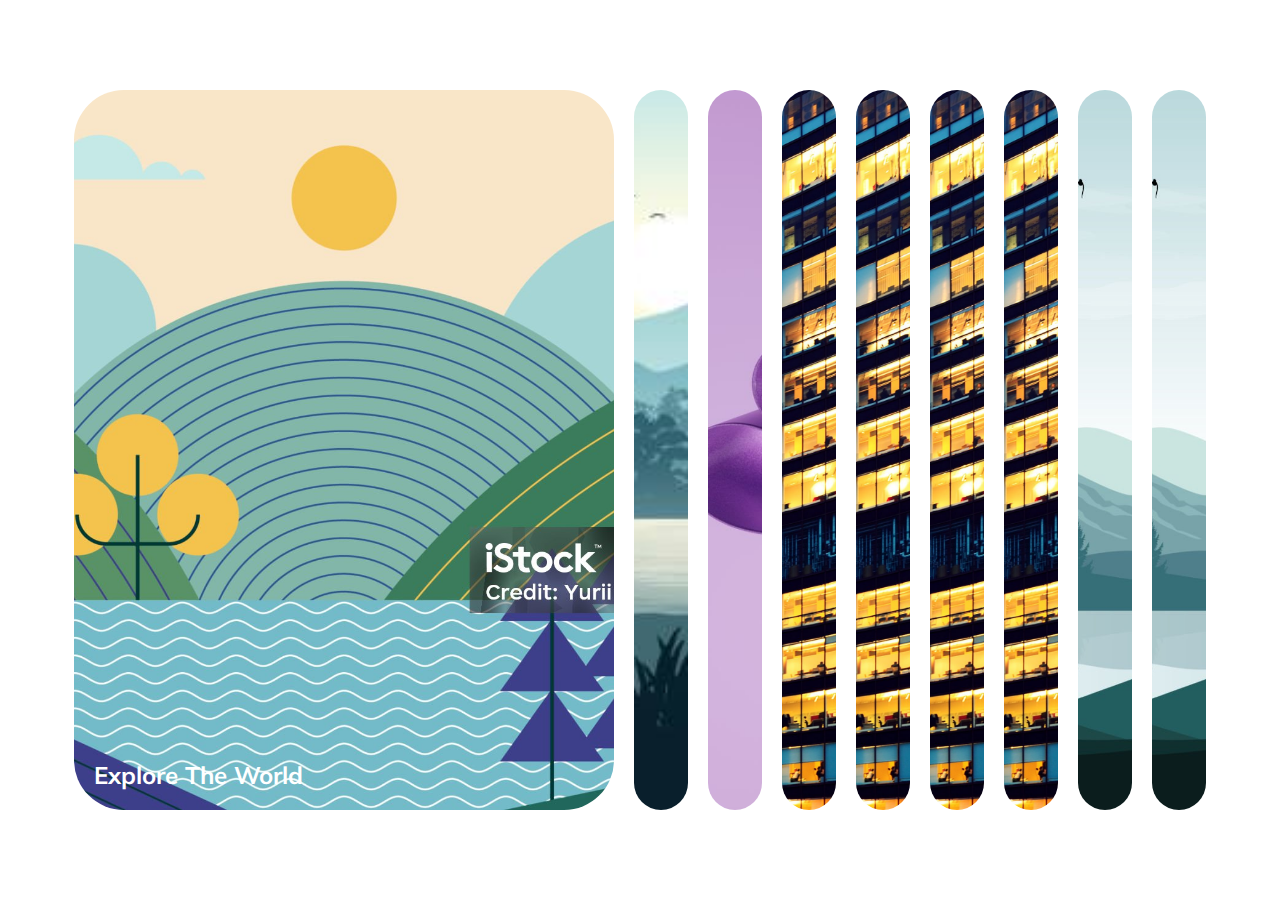
<file: 1. Expanding Cards/index.html>
<!DOCTYPE html>
<html lang="en">
<head>
    <meta charset="UTF-8">
    <meta name="viewport" content="width=device-width, initial-scale=1.0">
    <link rel="stylesheet" href="./style.css">

    <title>Expanding Cards</title>
</head>
<body>
    <div class="container">
        <div class="panel active" style="background-image: url(./img/istockphoto-1390411301-2048x2048.jpg);">
            <h3>Explore The World</h3>
        </div>
        <div class="panel" style="background-image: url(./img/istockphoto-1487392101-612x612.jpg);">
            <h3>Sunny Beach</h3>
        </div>
        <div class="panel" style="background-image: url(./img/istockphoto-1962280368-2048x2048.jpg);">
            <h3>City of Winter</h3>
        </div>
        <div class="panel" style="background-image: url(./img/istockphoto-472052931-2048x2048.jpg);">
            <h3>Wild Forest</h3>
        </div>
        <div class="panel" style="background-image: url(./img/istockphoto-472052931-2048x2048.jpg);">
            <h3>Wild Forest</h3>
        </div>
        <div class="panel" style="background-image: url(./img/istockphoto-472052931-2048x2048.jpg);">
            <h3>Wild Forest</h3>
        </div>
        <div class="panel" style="background-image: url(./img/istockphoto-472052931-2048x2048.jpg);">
            <h3>Wild Forest</h3>
        </div>
        <div class="panel" style="background-image: url(./img/istockphoto-867902780-2048x2048.jpg);">
            <h3>Mountains  - Clouds</h3>
        </div>
        <div class="panel" style="background-image: url(./img/istockphoto-867902780-2048x2048.jpg);">
            <h3>Mountains  - Clouds</h3>
        </div>
    </div>
    <script  src="./script.js"></script>
</body>
</html>
</file>
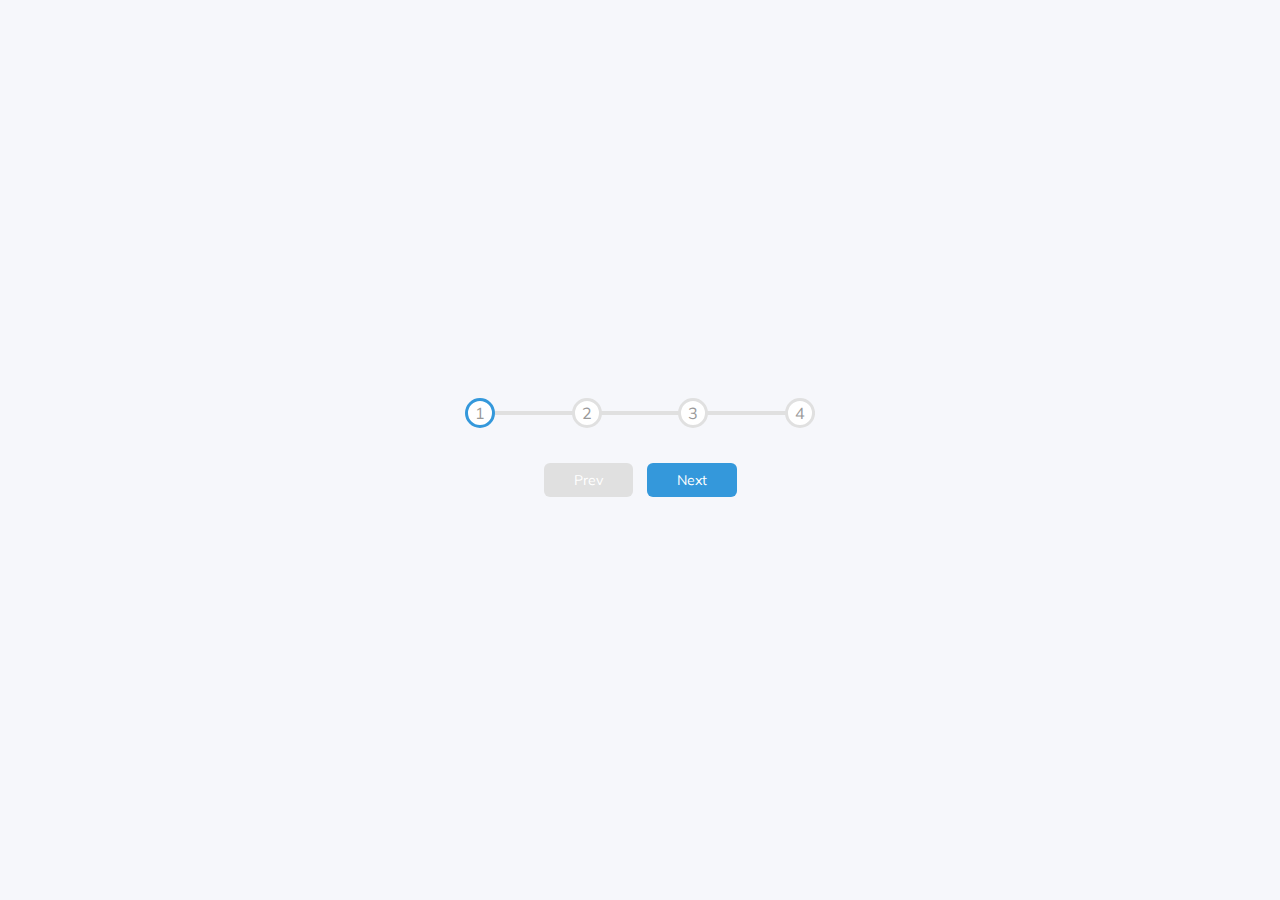
<file: 2. Progress Steps/index.html>
<!DOCTYPE html>
<html lang="en">
<head>
    <meta charset="UTF-8">
    <meta name="viewport" content="width=device-width, initial-scale=1.0">
    <link rel="stylesheet" href="./style.css">
    <title>Progress Steps</title>
</head>
<body>
    <div class="container">
        <div class="progress-container">
            <div class="progress" id="progress"></div>
            <div class="circle active">1</div>
            <div class="circle">2</div>
            <div class="circle">3</div>
            <div class="circle">4</div>
        </div>

        <button class="btn" id="prev" disabled>Prev</button>
        <button class="btn" id="next">Next</button>
    </div>

    
    <script  src="./script.js"></script>
</body>
</html>
</file>
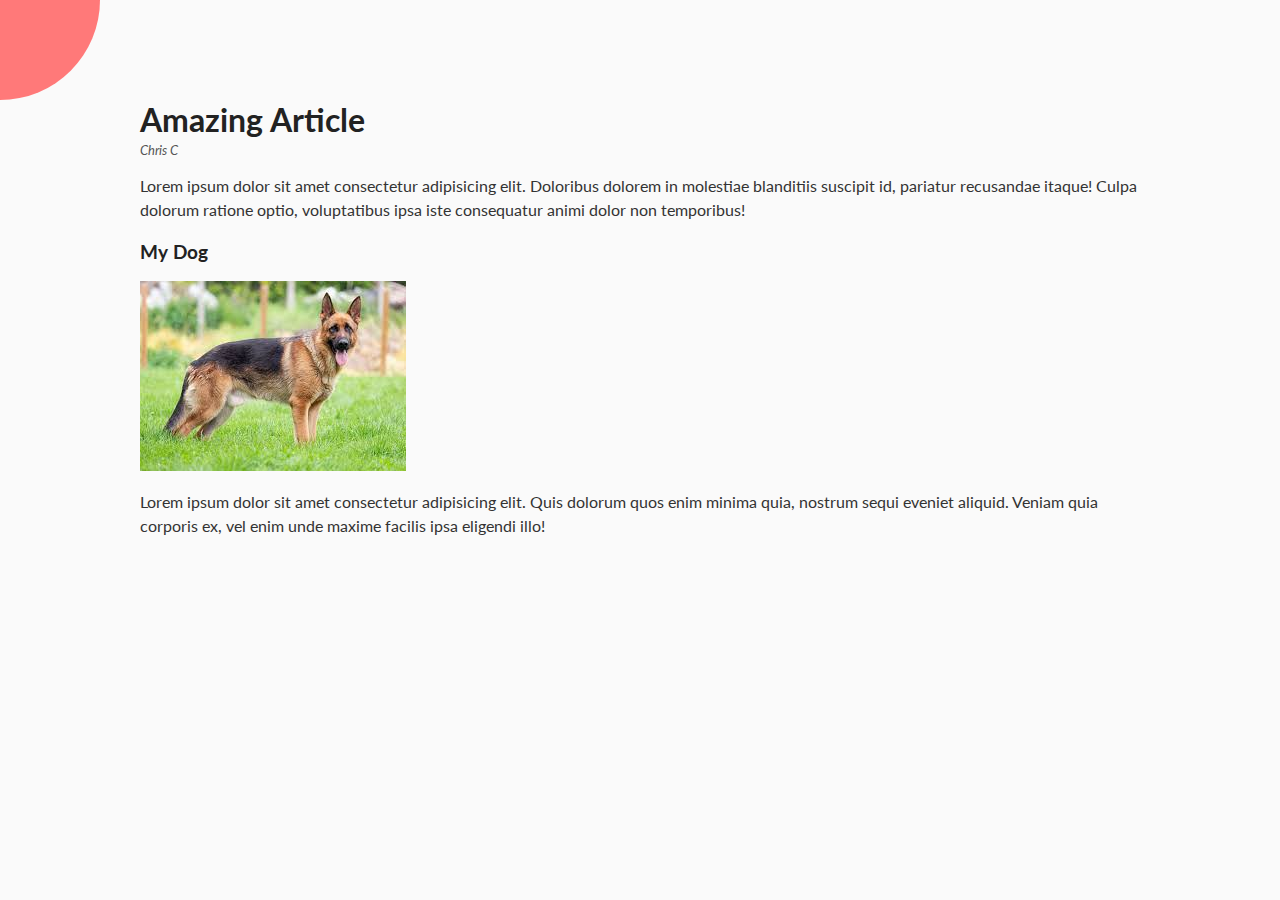
<file: 3. Rotating Navigation/index.html>
<!DOCTYPE html>
<html lang="en">
<head>
    <meta charset="UTF-8">
    <meta name="viewport" content="width=device-width, initial-scale=1.0">
    <link rel="stylesheet" href="https://cdnjs.cloudflare.com/ajax/libs/font-awesome/6.6.0/css/all.min.css" integrity="sha512-Kc323vGBEqzTmouAECnVceyQqyqdsSiqLQISBL29aUW4U/M7pSPA/gEUZQqv1cwx4OnYxTxve5UMg5GT6L4JJg==" crossorigin="anonymous" referrerpolicy="no-referrer" />

    <link rel="stylesheet" href="./style.css">
    <title>Rotating Navigation</title>
</head>
<body>
    <div class="container">
        <div class="circle-container">
            <div class="circle">
                <button id="close">
                    <i class="fas fa-times"></i>
                </button>
                <button id="open">
                    <i class="fas fa-bars"></i>
                </button>
            </div>
        </div>

        <div class="content">
            <h1>Amazing Article</h1>
            <small>Chris C</small>
            <p>Lorem ipsum dolor sit amet consectetur adipisicing elit. Doloribus dolorem in molestiae blanditiis suscipit id, 
                pariatur recusandae itaque! Culpa dolorum ratione optio, voluptatibus ipsa iste consequatur animi dolor non temporibus!
            </p>
            <h3>My Dog</h3>
            <img src="./download.jpg" alt="dog">
            <p>Lorem ipsum dolor sit amet consectetur adipisicing elit. Quis dolorum quos enim minima quia, nostrum sequi eveniet aliquid. 
                Veniam quia corporis ex, vel enim unde maxime facilis ipsa eligendi illo!</p>
        </div>
    </div>
    <nav>
        <ul>
            <li><i class="fas fa-home"></i> Home</li>
            <li><i class="fas fa-user-alt"></i> About</li>
            <li><i class="fas fa-envelope"></i> Contact</li>
        </ul>
    </nav>
    
    <script  src="./script.js"></script>
</body>
</html>
</file>
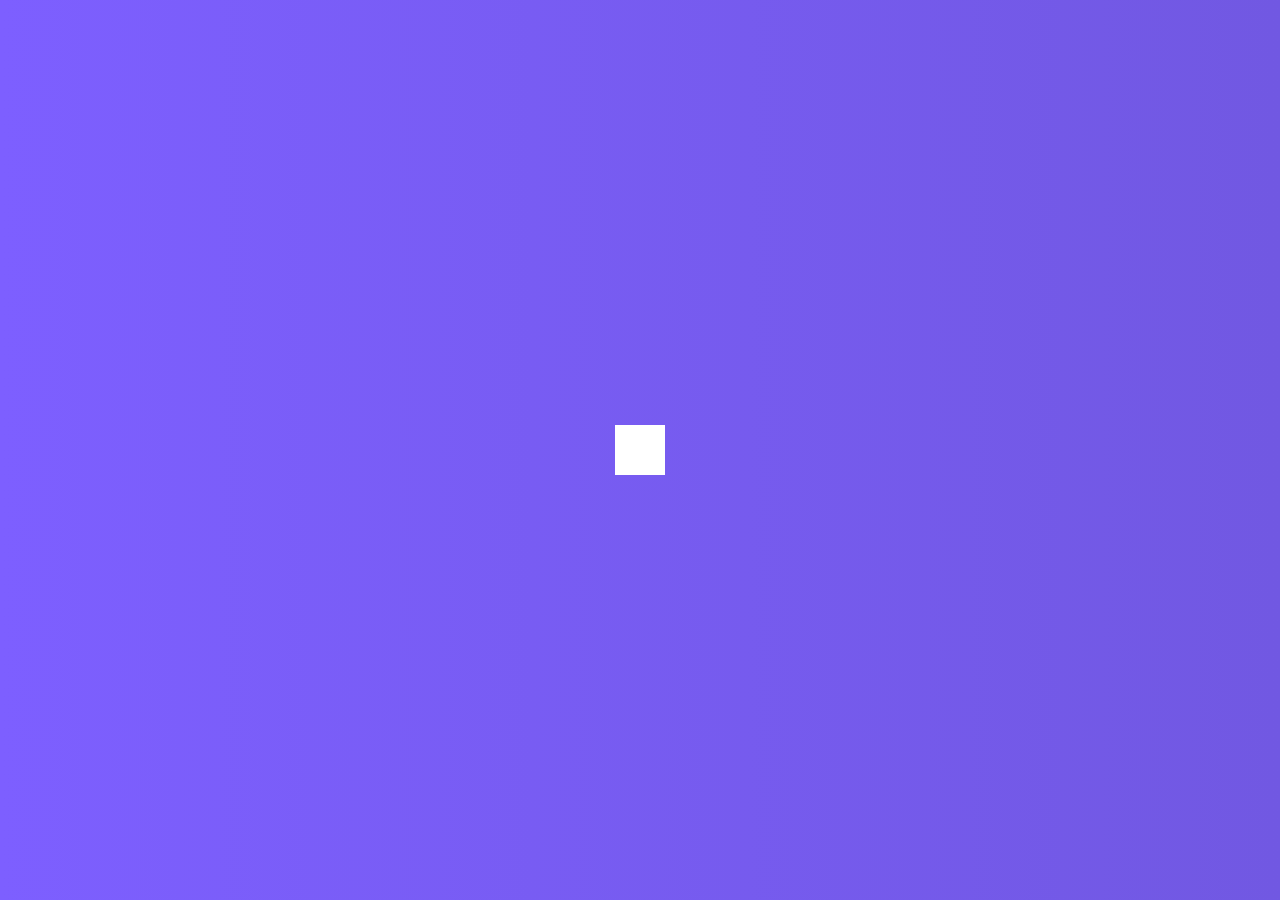
<file: 4. Hidden Search Widget/index.html>
<!DOCTYPE html>
<html lang="en">
<head>
    <meta charset="UTF-8">
    <meta name="viewport" content="width=device-width, initial-scale=1.0">
    
    <link rel="stylesheet" href="https://cdnjs.cloudflare.com/ajax/libs/font-awesome/6.6.0/css/all.min.css" integrity="sha512-Kc323vGBEqzTmouAECnVceyQqyqdsSiqLQISBL29aUW4U/M7pSPA/gEUZQqv1cwx4OnYxTxve5UMg5GT6L4JJg==" crossorigin="anonymous"/>
    <link rel="stylesheet" href="./style.css">
    <title>Hidden Search Widget</title>
</head>
<body>
    <div class="search">
        <input type="text" class="input" placeholder="Search...">
        <button class="btn">
            <i class="fas fa-search"></i>
        </button>
    </div>
    <script src="./script.js"></script>
</body>
</html>
</file>
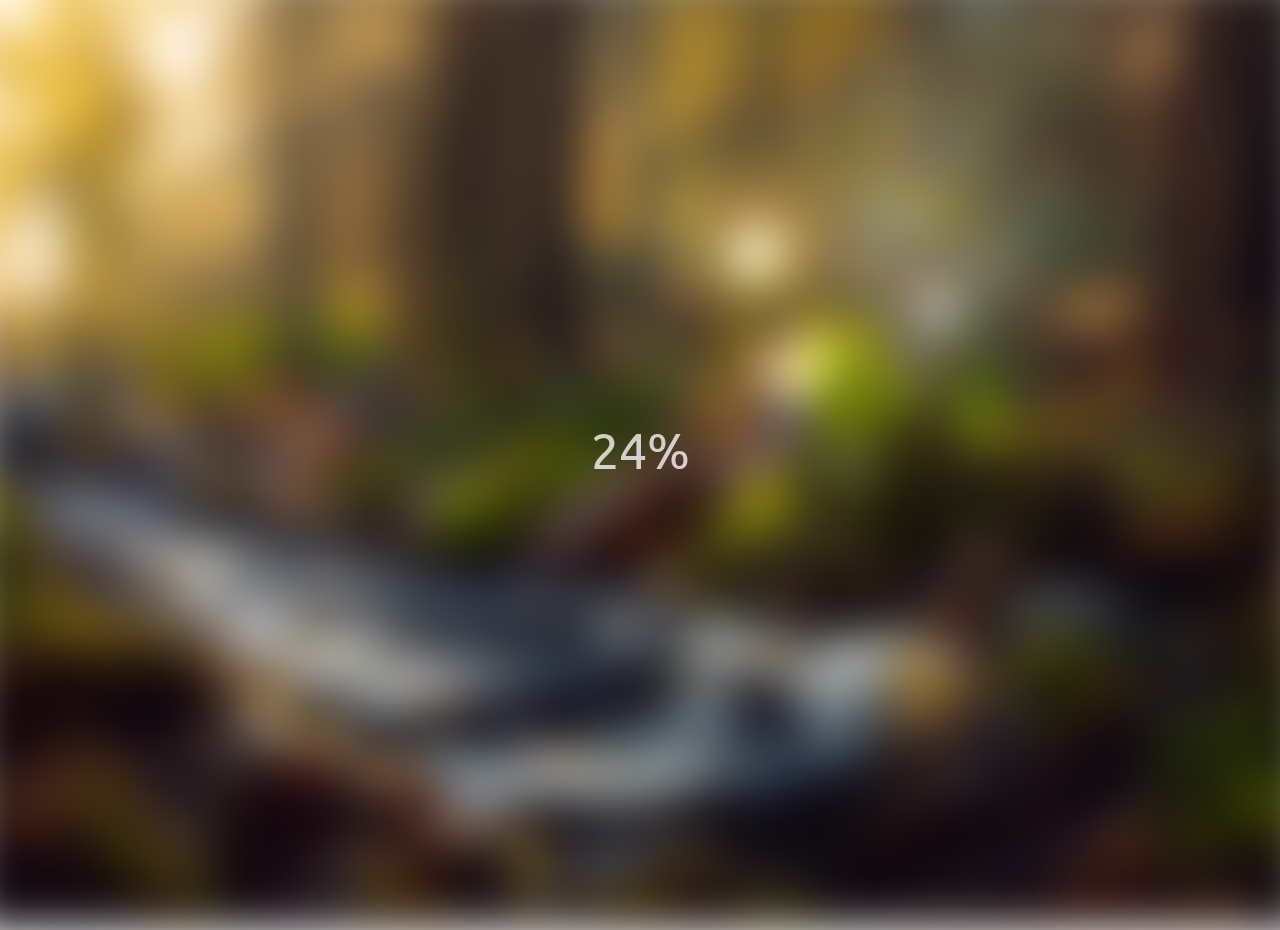
<file: 5. Blurry Loading/index.html>
<!DOCTYPE html>
<html lang="en">
<head>
    <meta charset="UTF-8">
    <meta name="viewport" content="width=device-width, initial-scale=1.0">
    <link rel="stylesheet" href="./style.css">
    <title>Blurry Loading</title>
</head>
<body>
    <section class="bg"></section>
    <div class="loading-text">0%</div>
    <script src="./script.js"></script>
</body>
</html>
</file>
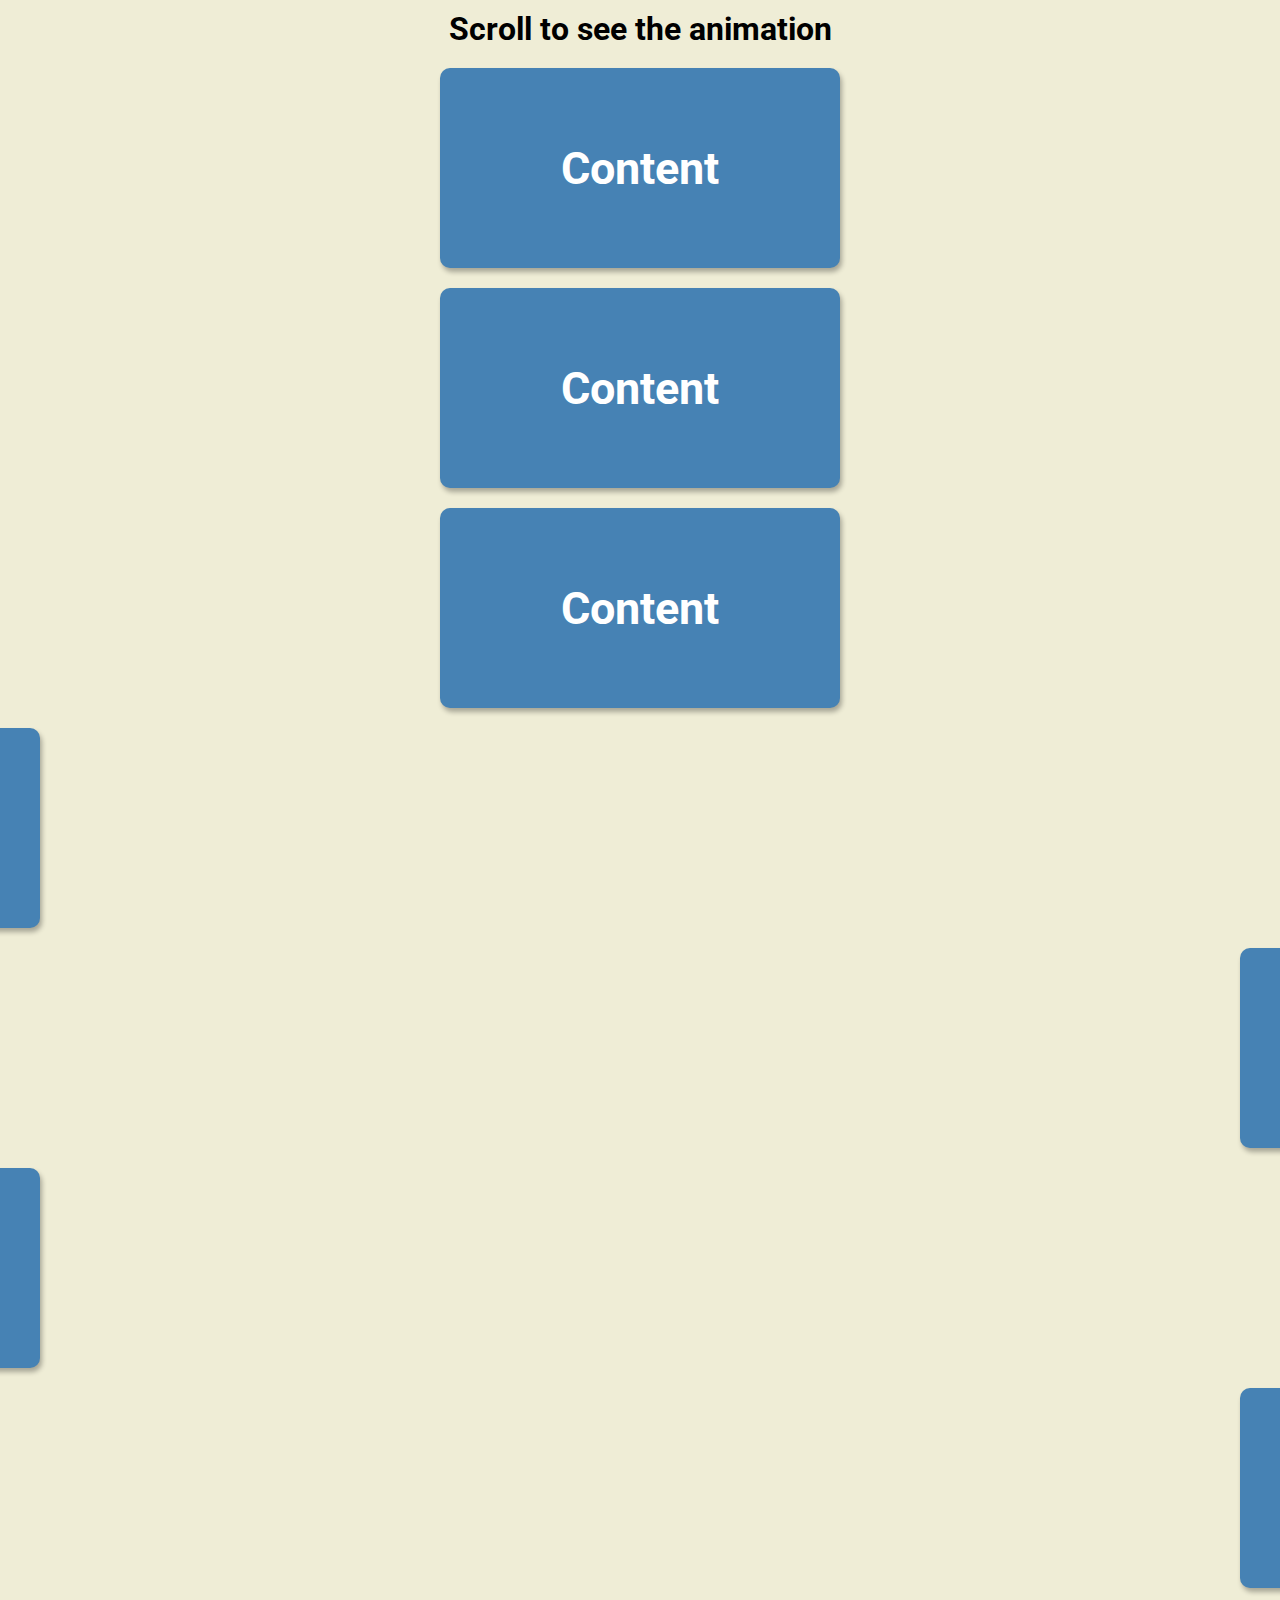
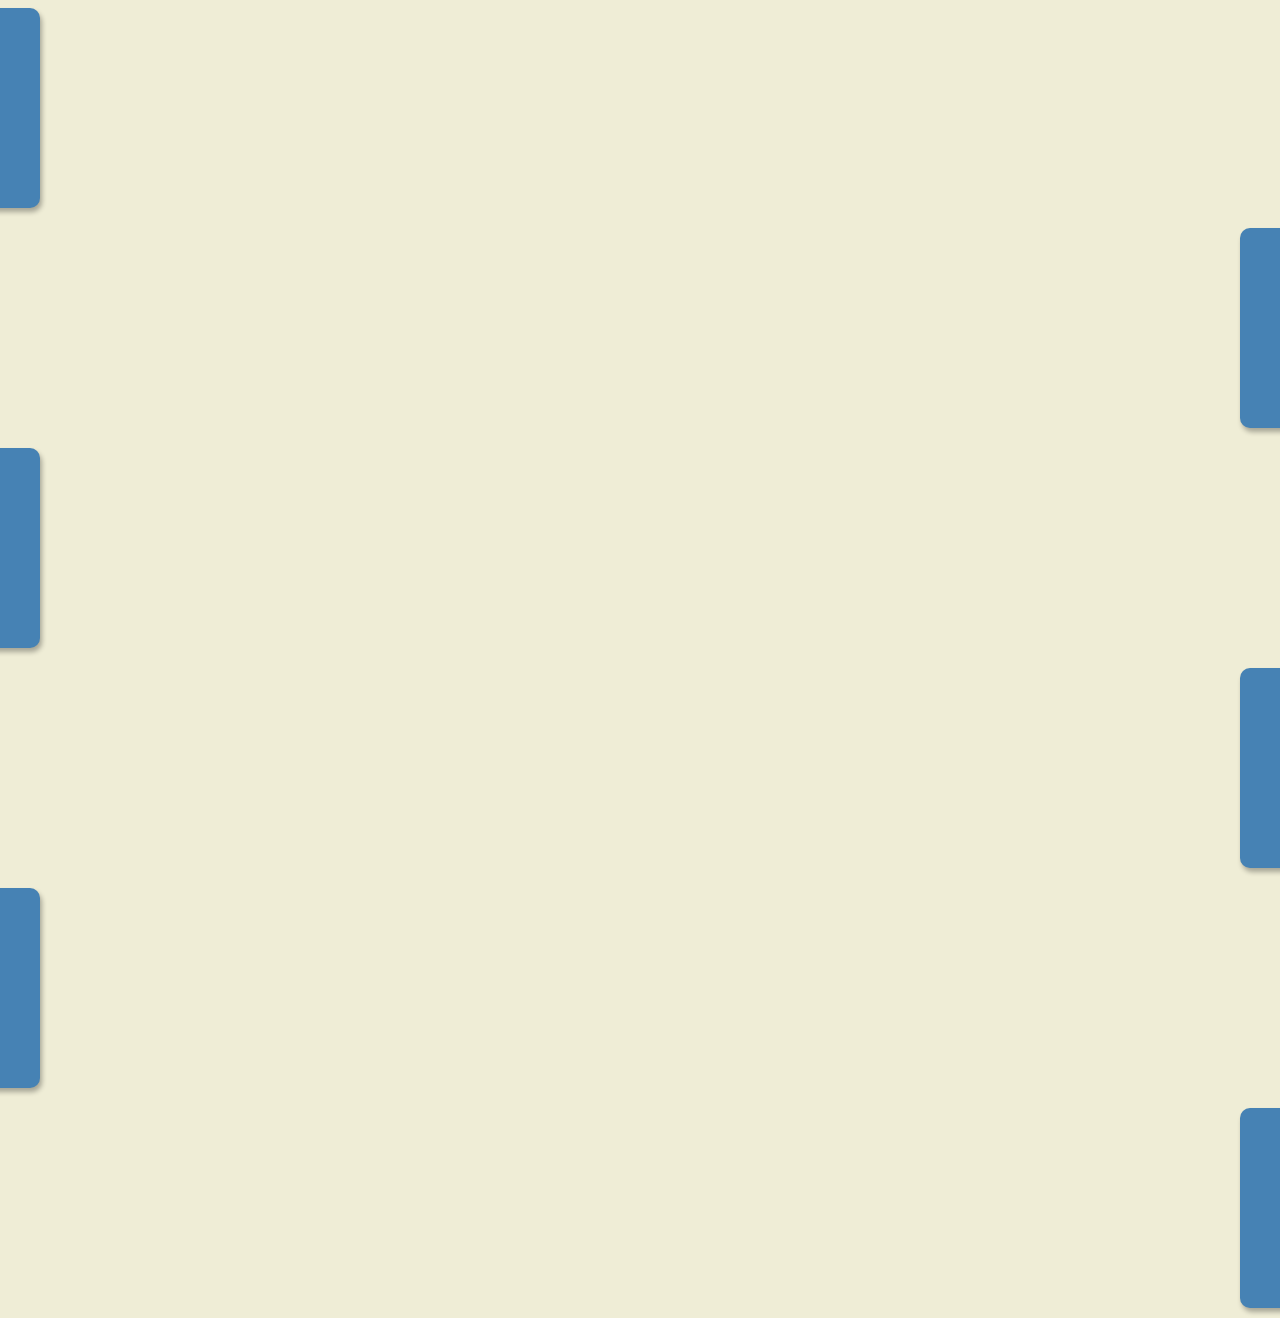
<file: 6. Scroll Animation/index.html>
<!DOCTYPE html>
<html lang="en">
<head>
    <meta charset="UTF-8">
    <meta name="viewport" content="width=device-width, initial-scale=1.0">
    <link rel="stylesheet" href="./style.css">
    <title>Scroll Animation</title>
</head>
<body>
    <h1>Scroll to see the animation</h1>
    <div class="box"><h2>Content</h2></div>
    <div class="box"><h2>Content</h2></div>
    <div class="box"><h2>Content</h2></div>
    <div class="box"><h2>Content</h2></div>
    <div class="box"><h2>Content</h2></div>
    <div class="box"><h2>Content</h2></div>
    <div class="box"><h2>Content</h2></div>
    <div class="box"><h2>Content</h2></div>
    <div class="box"><h2>Content</h2></div>
    <div class="box"><h2>Content</h2></div>
    <div class="box"><h2>Content</h2></div>
    <div class="box"><h2>Content</h2></div>
    <div class="box"><h2>Content</h2></div>
    
    <script src="./script.js"></script>
</body>
</html>
</file>
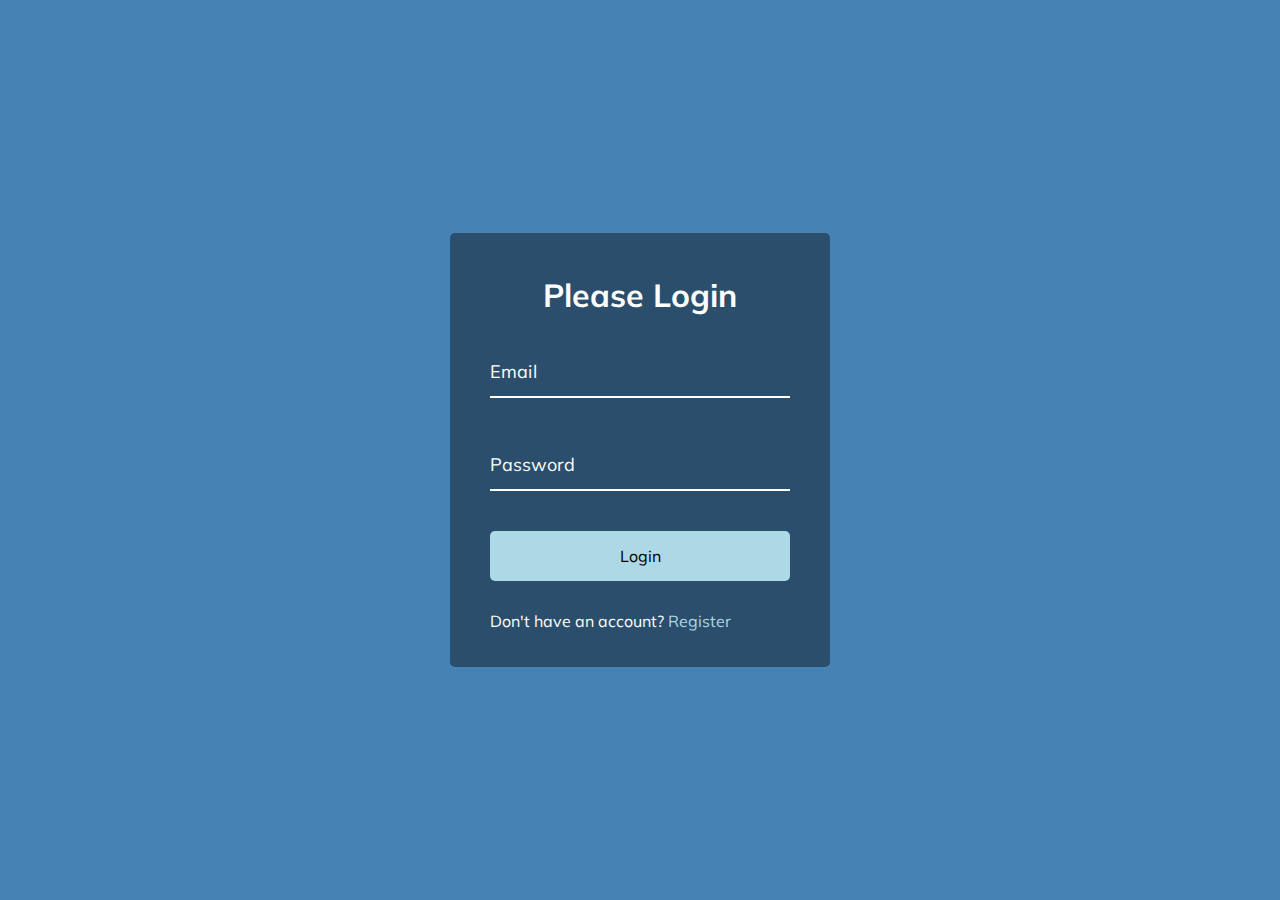
<file: 8. Form Wave Animation/index.html>
<!DOCTYPE html>
<html lang="en">
<head>
    <meta charset="UTF-8">
    <meta name="viewport" content="width=device-width, initial-scale=1.0">
    <link rel="stylesheet" href="./style.css">
    <title>Form Wave Animation</title>
</head>
<body>
    <div class="container">
        <h1>Please Login</h1>
        <form>
            <div class="form-control">
                <input type="text" required>
                <label>Email</label>
            </div>

            <div class="form-control">
                <input type="password" required>
                <label>Password</label>
            </div>
        </form>

        <button class="btn">Login</button>

        <p class="text">Don't have an account? <a href="#">Register</a></p>
    </div>
    <script src="./script.js"></script>
</body>
</html>
</file>
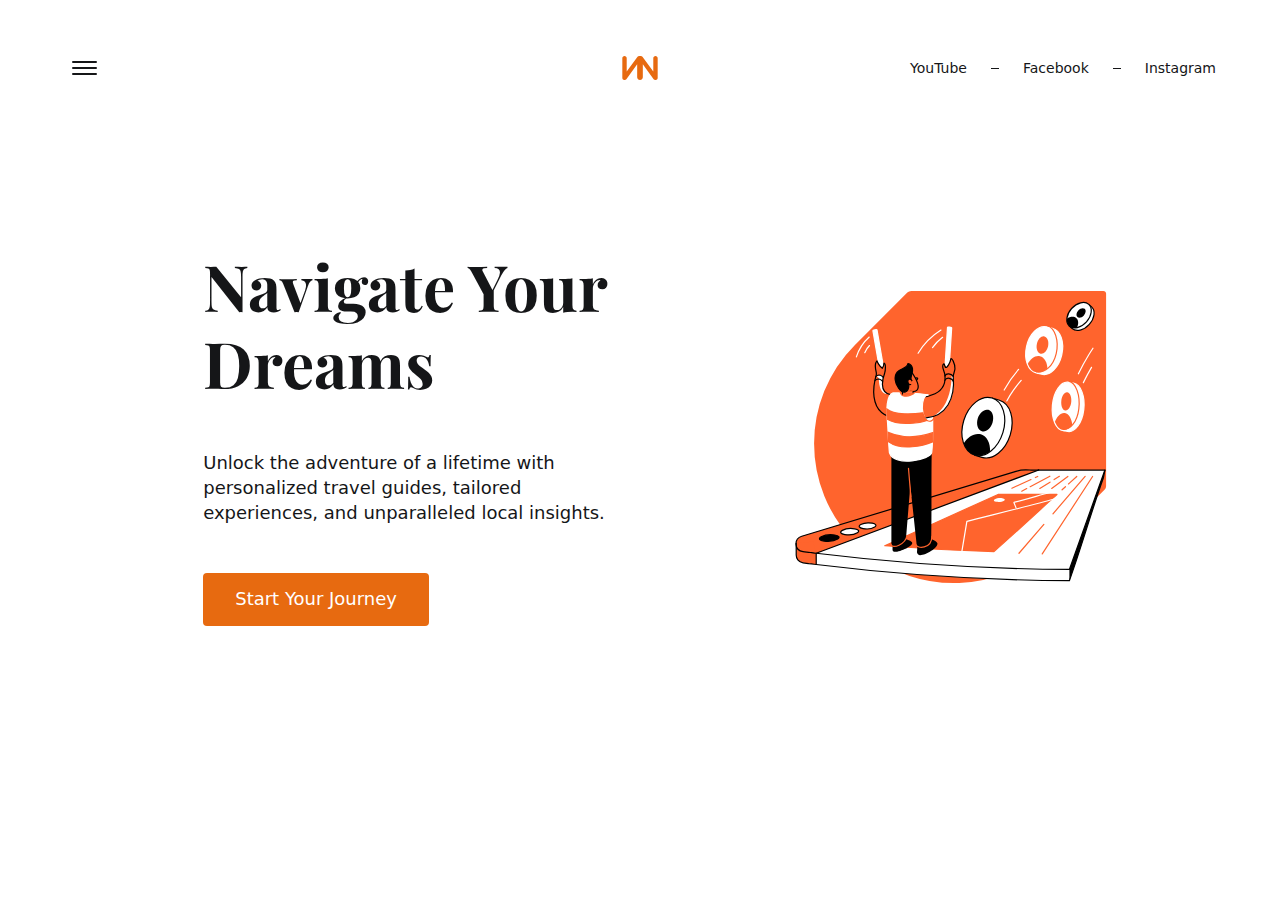
<file: Animated menu icon/exercise-12.html>
<!DOCTYPE html>
<html lang="en" data-theme="light">
<head>
	<meta charset="UTF-8">
	<meta name="viewport" content="width=device-width, initial-scale=1.0">
	<title>Exercise #12 || Animated menu icon</title>

	<!-- Reset -->
	<link rel="stylesheet" href="https://cdn.jsdelivr.net/npm/modern-normalize@2.0.0/modern-normalize.min.css">

	<link rel="stylesheet" href="./style.css">

	<!-- Google Fonts -->
	<link rel="preconnect" href="https://fonts.googleapis.com">
	<link rel="preconnect" href="https://fonts.gstatic.com" crossorigin>
	<link href="https://fonts.googleapis.com/css2?family=Lato&family=Playfair+Display:wght@700&display=swap" rel="stylesheet">

</head>
<body>
	<header>
		<div class="header-side-content">
			<!-- Air -->
			 <button class="button" id="menu-button">
				<span></span>
				<span></span>
				<span></span>
			 </button>
			<!-- End Air -->
		</div>

		<a href="/"><img src="./images/logo-nn-color.svg" alt="Logo"></a>

		<div class="header-side-content">
			<nav id="nav-social">
				<ul class="unstyled">
					<li><a href="">YouTube</a></li>
					<li><a href="">Facebook</a></li>
					<li><a href="">Instagram</a></li>
				</ul>
			</nav>
		</div>
	</header>

	<div id="menu-container">
		<ul class="unstyled">
			<li><a href="">Home</a></li>
			<li><a href="">Destinations</a></li>
			<li><a href="">Tour Packages</a></li>
			<li><a href="">Travel Tips</a></li>
			<li><a href="">Contact Us</a></li>
		</ul>
	</div>

	<div class="container">
		<section id="hero">
			<div id="hero-content">
				<h1>Navigate Your Dreams</h1>
				<p>Unlock the adventure of a lifetime with personalized travel guides, tailored experiences, and unparalleled local insights.</p>
				<button class="button primary">Start Your Journey</button>
			</div>

			<img src="./what-is-a-landing-page.svg" alt="Illustration">
		</section>
	</div>

	<script>
		const menuButton = document.querySelector('#menu-button')
		const rootElement = document.documentElement

		menuButton.addEventListener('click', () => {
			rootElement.toggleAttribute('menu-open')
		})
	</script>
</body>
</html>
</file>
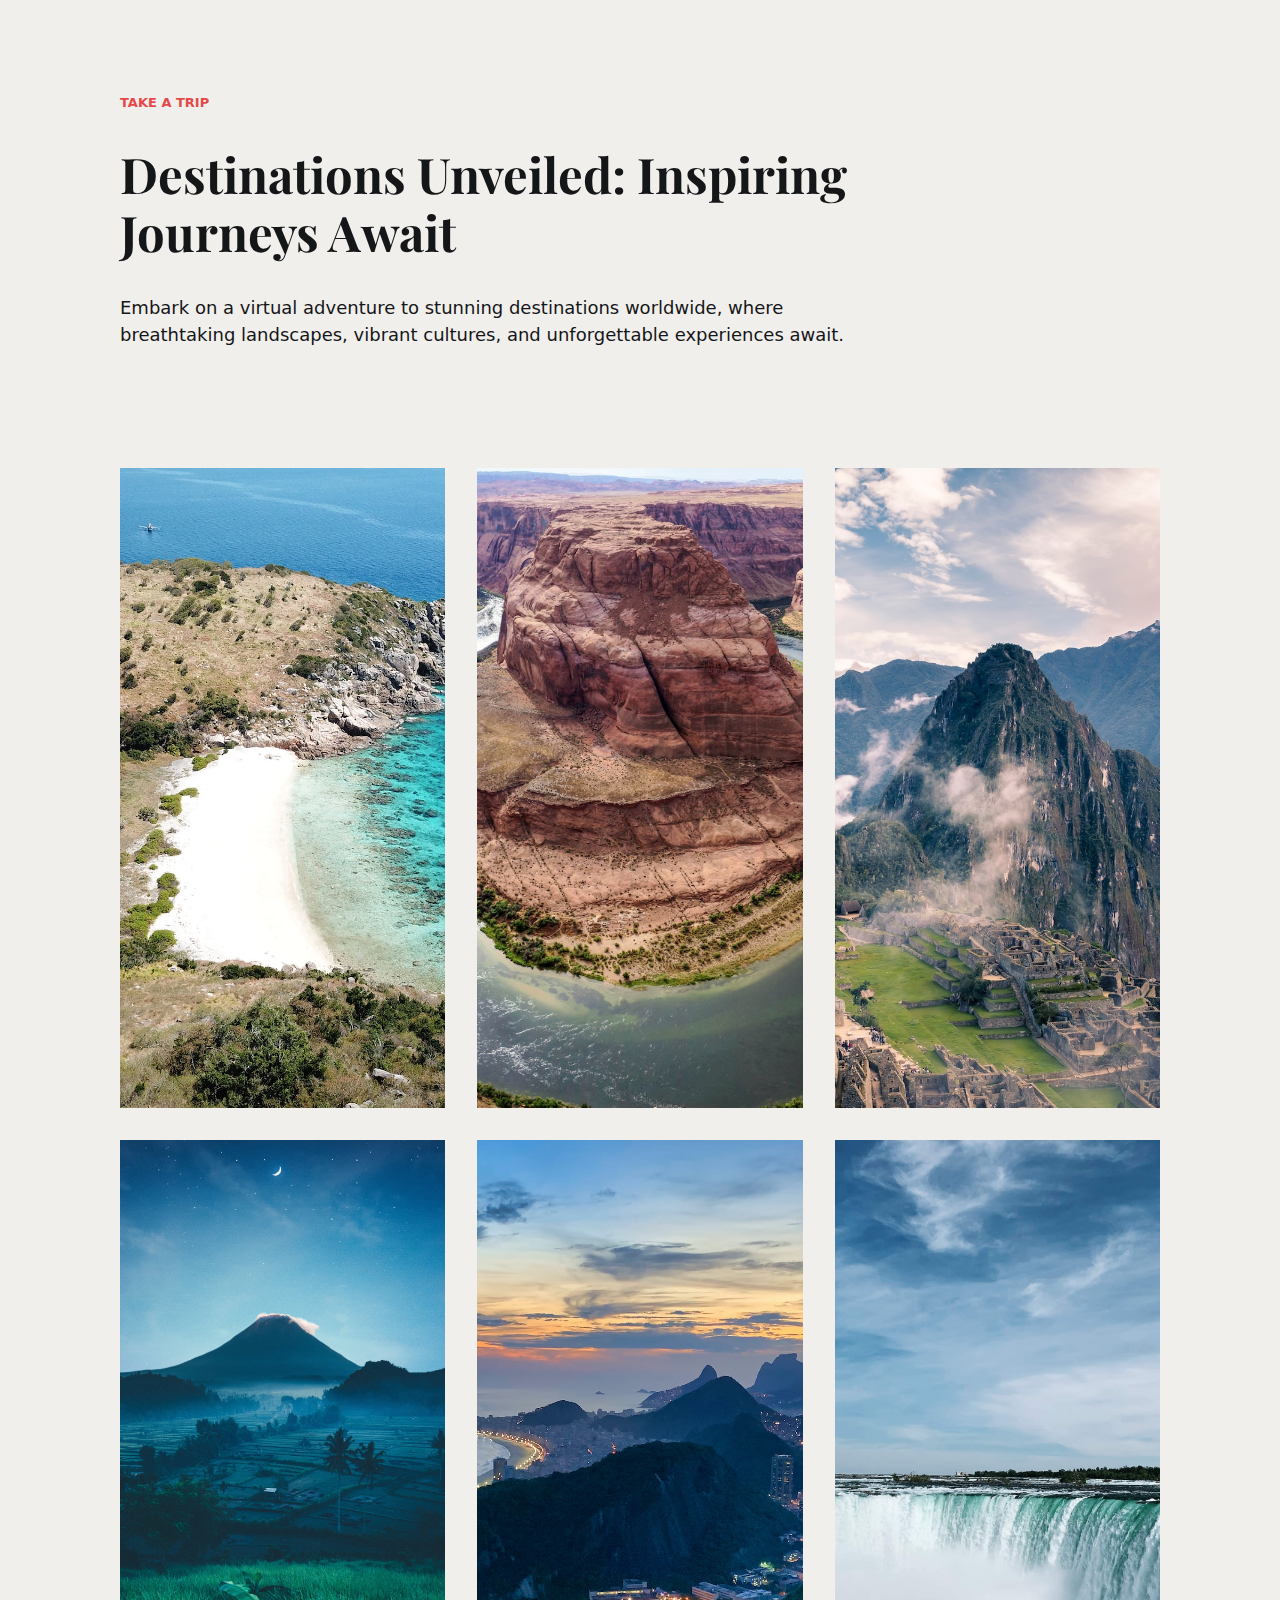
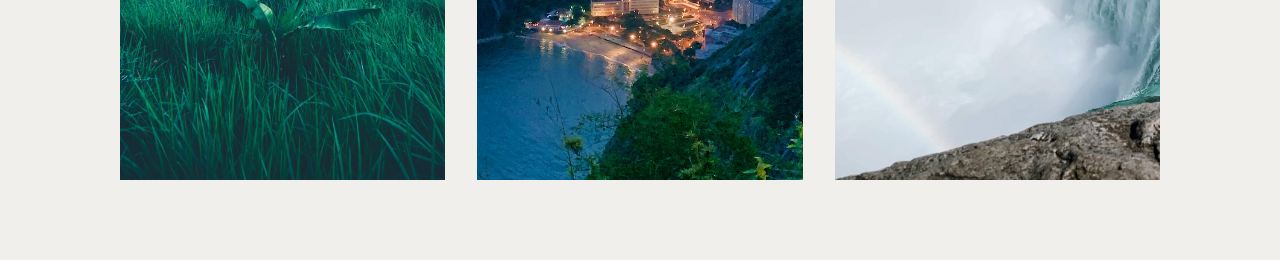
<file: Image  Gallery/exercise-5.html>
<!DOCTYPE html>
<html lang="en">
<head>
	<meta charset="UTF-8">
	<meta name="viewport" content="width=device-width, initial-scale=1.0">
	<title>Exercise #5 || Image gallery</title>

	<!-- Reset -->
	<link rel="stylesheet" href="https://cdn.jsdelivr.net/npm/modern-normalize@2.0.0/modern-normalize.min.css">
	<link rel="stylesheet" href="./style.css">

	<!-- Google Fonts -->
	<link rel="preconnect" href="https://fonts.googleapis.com">
	<link rel="preconnect" href="https://fonts.gstatic.com" crossorigin>
	<link href="https://fonts.googleapis.com/css2?family=Open+Sans:wght@400;700&family=Playfair+Display:ital,wght@0,400;0,700;1,400&display=swap" rel="stylesheet">

</head>
<body>
	<section>
		<header>
			<p class="small">Take a trip</p>
			<h2>Destinations Unveiled: Inspiring Journeys Await</h2>
			<p>Embark on a virtual adventure to stunning destinations worldwide, where breathtaking landscapes, vibrant cultures, and unforgettable experiences await.</p>
		</header>

		<ul class="gallery">
			<li>
				<figure>
					<a href="#"><img src="images/gallery-1.jpg" alt="Great Barrier Reef, Australia"></a>
					<figcaption>
						<main>
							<p class="small">9-day trip</p>
							<h3>Great Barrier Reef, <em>Australia</em></h3>
							<p>Dive into the vibrant underwater world of the Great Barrier Reef, a UNESCO World Heritage Site teeming with marine life.</p>
						</main>

						<footer>
							<div>
								<p class="small">From</p>
								<p class="price">€2,500</p>
							</div>

							<img src="icons/icon-arrow-right-color.svg" alt="Icon">
						</footer>
					</figcaption>
				</figure>
			</li>
			<li>
				<figure>
					<a href="#"><img src="images/gallery-2.jpg" alt="Gallery image"></a>
					<figcaption>
						<main>
							<p class="small">7-day trip</p>
							<h3>Grand Canyon, <em>United States</em></h3>
							<p>Stand in awe at the colossal beauty of the Grand Canyon, carved by the forces of nature over millions of years.</p>
						</main>

						<footer>
							<div>
								<p class="small">From</p>
								<p class="price">€1,200</p>
							</div>

							<img src="icons/icon-arrow-right-color.svg" alt="Icon">
						</footer>
					</figcaption>
				</figure>
			</li>
			<li>
				<figure>
					<a href="#"><img src="images/gallery-3.jpg" alt="Gallery image"></a>
					<figcaption>
						<main>
							<p class="small">10-day trip</p>
							<h3>Machu Picchu, <em>Peru</em></h3>
							<p>Uncover the mystique of the ancient Inca ruins perched high in the Andes Mountains at Machu Picchu.</p>
						</main>

						<footer>
							<div>
								<p class="small">From</p>
								<p class="price">€2,200</p>
							</div>

							<img src="icons/icon-arrow-right-color.svg" alt="Icon">
						</footer>
					</figcaption>
				</figure>
			</li>
			<li>
				<figure>
					<a href="#"><img src="images/gallery-4.jpg" alt="Gallery image"></a>
					<figcaption>
						<main>
							<p class="small">11-day trip</p>
							<h3>Bali, <em>Indonesia</em></h3>
							<p>Find tranquility on the idyllic island of Bali, with its lush landscapes, serene temples, and warm hospitality.</p>
						</main>

						<footer>
							<div>
								<p class="small">From</p>
								<p class="price">€3,200</p>
							</div>

							<img src="icons/icon-arrow-right-color.svg" alt="Icon">
						</footer>
					</figcaption>
				</figure>
			</li>
			<li>
				<figure>
					<a href="#"><img src="images/gallery-5.jpg" alt="Gallery image"></a>
					<figcaption>
						<main>
							<p class="small">5-day trip</p>
							<h3>Rio de Janeiro, <em>Brazil</em></h3>
							<p>Experience the rhythm and energy of Rio de Janeiro, home to vibrant Carnival celebrations, iconic landmarks, and stunning beaches.</p>
						</main>

						<footer>
							<div>
								<p class="small">From</p>
								<p class="price">€1,600</p>
							</div>

							<img src="icons/icon-arrow-right-color.svg" alt="Icon">
						</footer>
					</figcaption>
				</figure>
			</li>
			<li>
				<figure>
					<a href="#"><img src="images/gallery-6.jpg" alt="Gallery image"></a>
					<figcaption>
						<main>
							<p class="small">13-day trip</p>
							<h3>Niagara Falls, <em>Canada</em></h3>
							<p>Immerse yourself in the breathtaking cascades and embark on unforgettable adventures in this natural wonder.</p>
						</main>

						<footer>
							<div>
								<p class="small">From</p>
								<p class="price">€3,000</p>
							</div>

							<img src="icons/icon-arrow-right-color.svg" alt="Icon">
						</footer>
					</figcaption>
				</figure>
			</li>
		</ul>
	</section>
</body>
</html>
</file>
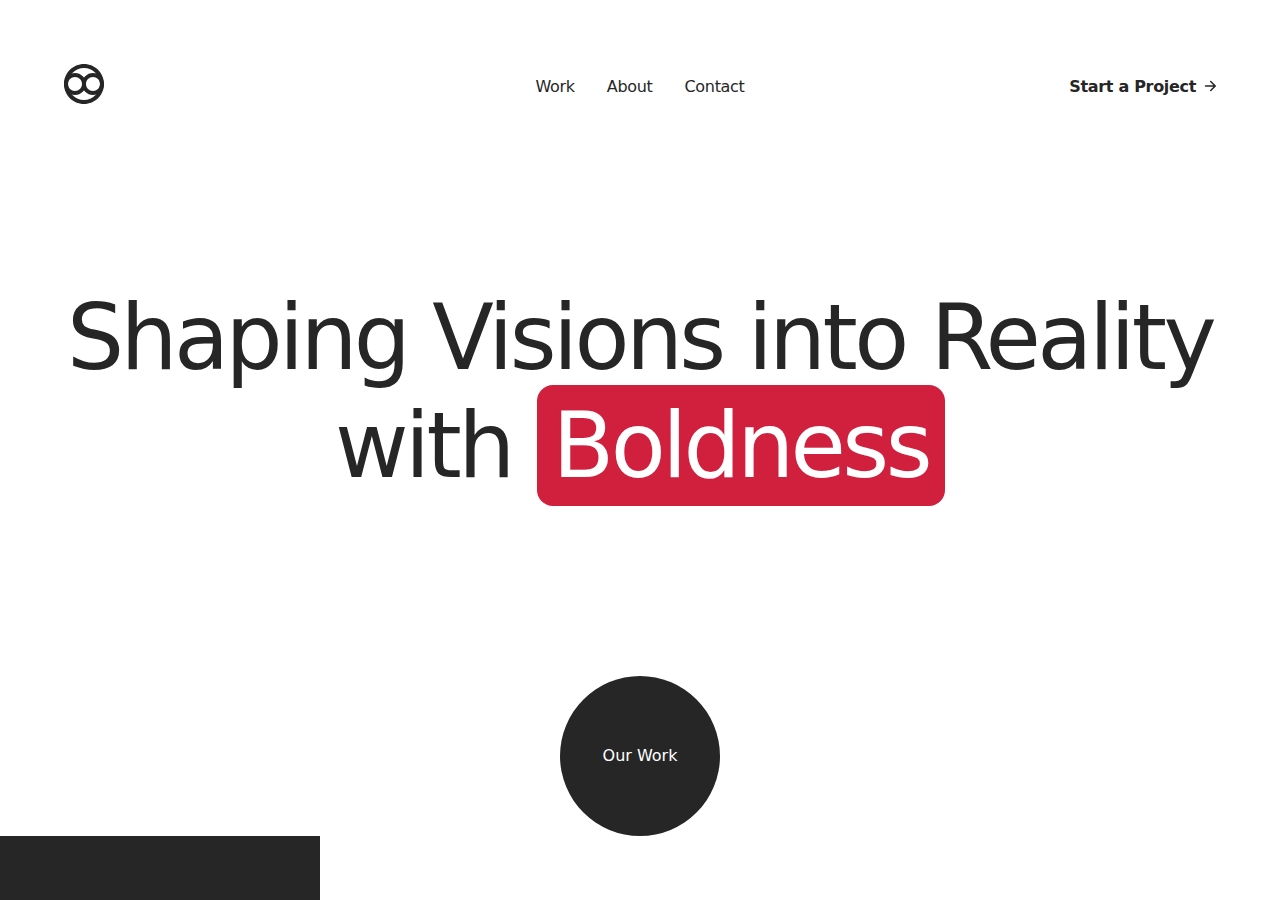
<file: Mouse Follow Effect/exercise-17.html>
<!DOCTYPE html>
<html lang="en">
<head>
	<meta charset="UTF-8">
	<meta name="viewport" content="width=device-width, initial-scale=1.0">
	<title>Exercise #17 || Mouse follow effect</title>

	<!-- Reset -->
	<link rel="stylesheet" href="https://cdn.jsdelivr.net/npm/modern-normalize@2.0.0/modern-normalize.min.css">
	<link rel="stylesheet" href="style.css">

	<!-- Google Fonts -->
	<link rel="preconnect" href="https://fonts.googleapis.com">
	<link rel="preconnect" href="https://fonts.gstatic.com" crossorigin>
	<link href="https://fonts.googleapis.com/css2?family=Rubik:wght@400&display=swap" rel="stylesheet">

</head>
<body>
	<section id="hero">
		<header>
			<div class="header-side-content">
				<a href="/"><img src="images/logo-cc.svg" alt="Logo"></a>
			</div>

			<nav>
				<ul>
					<li><a href="#">Work</a></li>
					<li><a href="#">About</a></li>
					<li><a href="#">Contact</a></li>
				</ul>
			</nav>

			<div class="header-side-content">
				<a href="" class="button">
					Start a Project
					<svg width="12" height="12" viewBox="0 0 12 12">
						<path fill-rule="evenodd" clip-rule="evenodd" d="M7.28033 0.96967C6.98744 0.676777 6.51256 0.676777 6.21967 0.96967C5.92678 1.26256 5.92678 1.73744 6.21967 2.03033L9.43934 5.25H1.5C1.08579 5.25 0.75 5.58579 0.75 6C0.75 6.41421 1.08579 6.75 1.5 6.75H9.43934L6.21967 9.96967C5.92678 10.2626 5.92678 10.7374 6.21967 11.0303C6.51256 11.3232 6.98744 11.3232 7.28033 11.0303L11.7803 6.53033C12.0732 6.23744 12.0732 5.76256 11.7803 5.46967L7.28033 0.96967Z"/>
					</svg>
				</a>
			</div>
		</header>

		<h1>Shaping Visions into Reality with <span>Boldness</span></h1>

		<!-- Air -->
		<button class="magneto">
			<span class="text">Our Work</span>
		</button>

		<div id="debugger"></div>
		<!-- End Air -->
	</section>

	<!-- Air -->
	<script src="https://cdnjs.cloudflare.com/ajax/libs/gsap/3.12.2/gsap.min.js"></script>
	<script>
		//Get magneto
		const magneto = document.querySelector('.magneto')
		const magnetoText = document.querySelector('.magneto .text')
		const dbgr = document.querySelector('#debugger')

		//Mouse move stuff
		const activateMagneto = (event) => {
			let boundBox = magneto.getBoundingClientRect()
			const magnetoStrength = 40
			const magnetoTextStrength = 80
			const newX = ((event.clientX - boundBox.left)/magneto.offsetWidth) - 0.5
			const newY = ((event.clientY - boundBox.top)/magneto.offsetHeight) - 0.5

			// Just for debugging purposes
			dbgr.innerHTML = 'cursorX: ' + event.clientX
			                + '<br>boxLeft: ' + Math.ceil(boundBox.left)
							+ '<br>cursorInsideButton: ' + Math.ceil(event.clientX - boundBox.left)
							+ '<br>relativeToTotalWidth: ' + ((event.clientX - boundBox.left)/magneto.offsetWidth).toFixed(2)
							+ '<br>shifted: ' + ((event.clientX - boundBox.left)/magneto.offsetWidth - 0.5).toFixed(2)
			
		// Move the button to its new position
		gsap.to(magneto, {
			duration: 1,
			x: newX * magnetoStrength,
			y: newY * magnetoStrength,
			ease: Power4.easeOut
		})

		// Move the button text to its new position
		gsap.to(magnetoText, {
			duration: 1,
			x: newX * magnetoTextStrength,
			y: newY * magnetoTextStrength,
			ease: Power4.easeOut
		})
		}

		//Mouse leave stuff
		const resetMagneto = (event) => {

		} 

		// Add event listeners
		magneto.addEventListener('mousemove', activateMagneto)
		magneto.addEventListener('mouseleave', resetMagneto)
	</script>
</body>
</html>
</file>
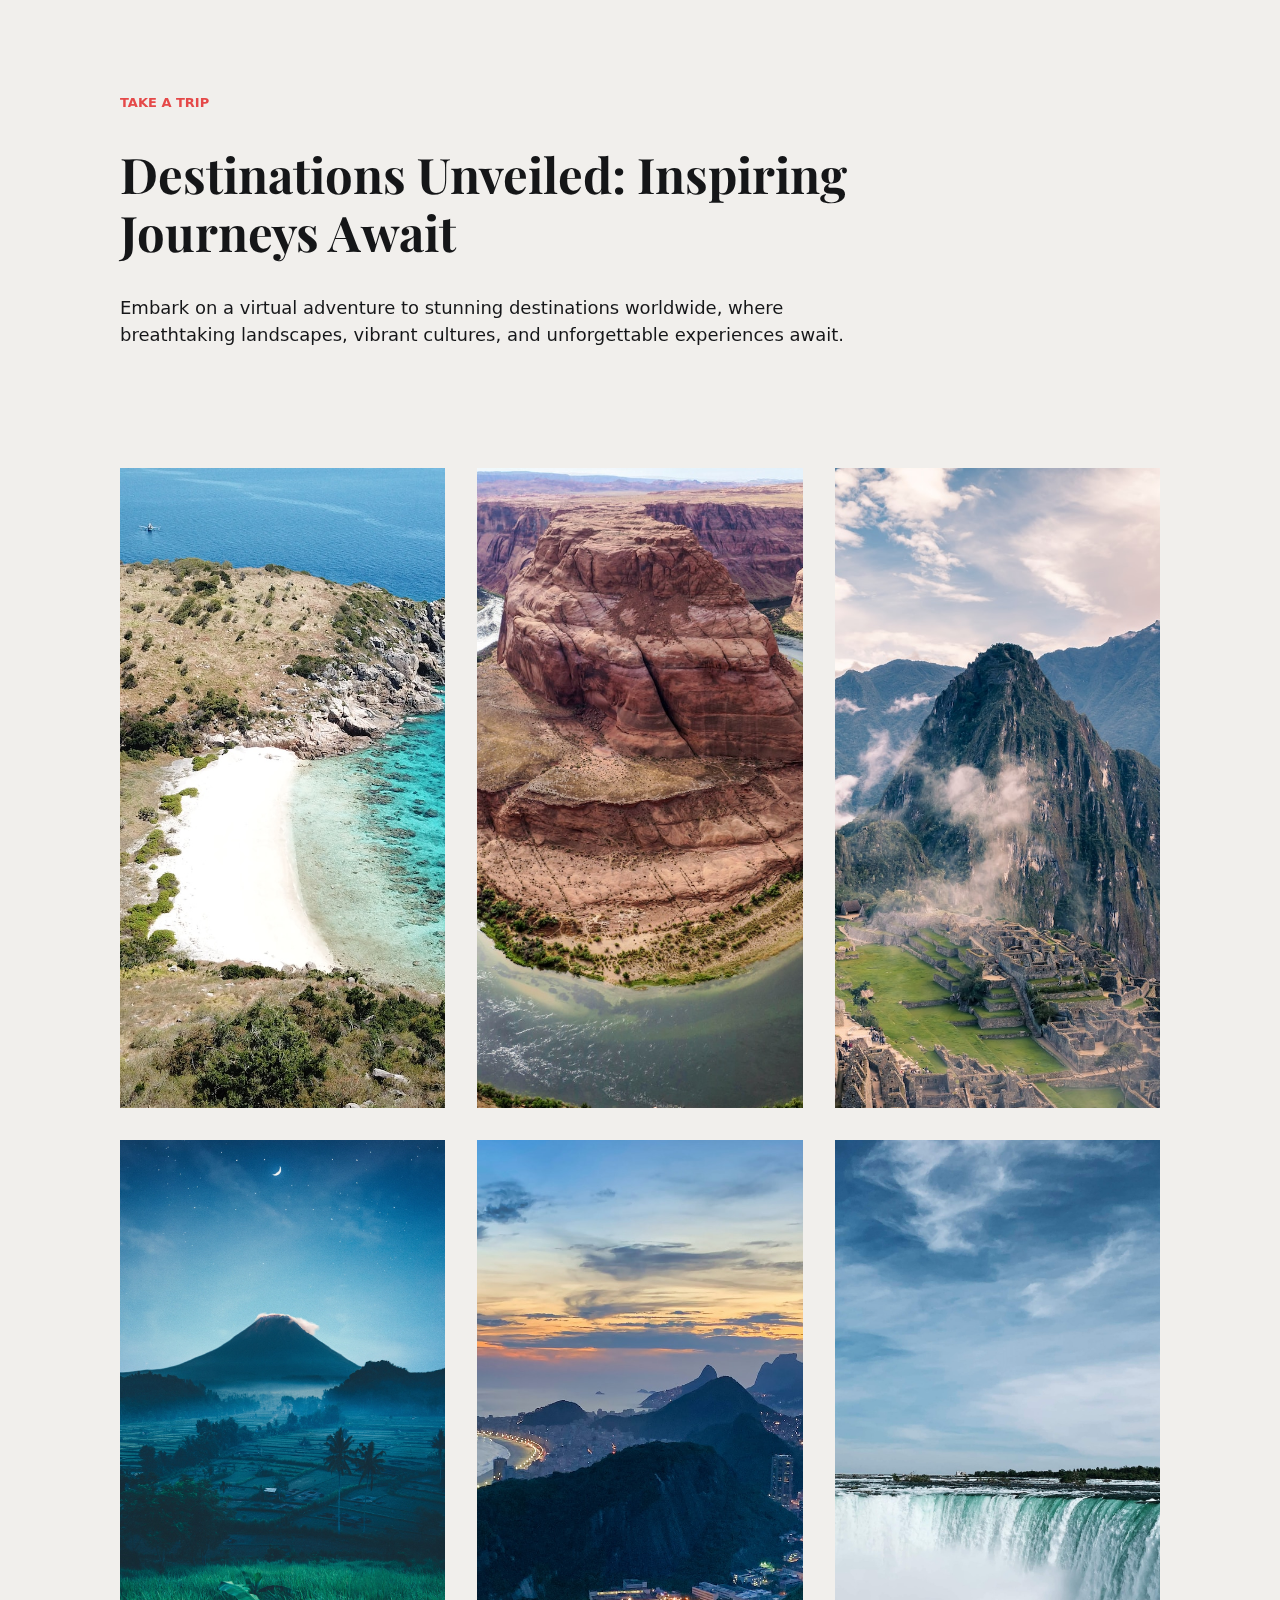
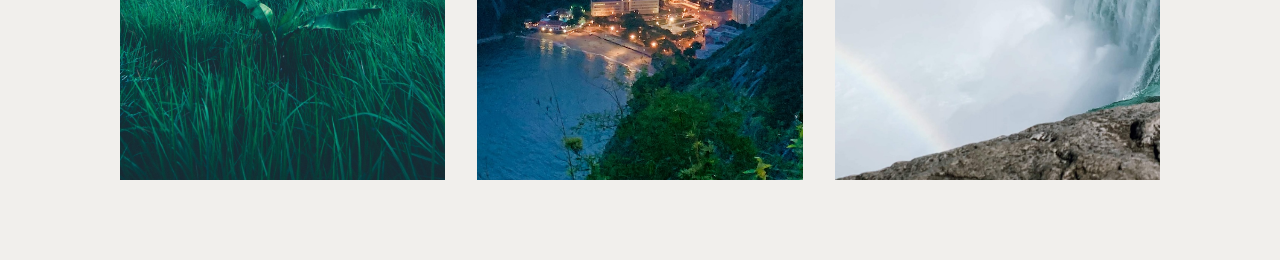
<file: Site Preloader/exercise-8.html>
<!DOCTYPE html>
<html lang="en">
<head>
	<meta charset="UTF-8">
	<meta name="viewport" content="width=device-width, initial-scale=1.0">
	<title>Exercise #8 || Site preloader</title>

	<!-- Reset -->
	<link rel="stylesheet" href="https://cdn.jsdelivr.net/npm/modern-normalize@2.0.0/modern-normalize.min.css">
	<link rel="stylesheet" href="./style.css">

	<!-- Google Fonts -->
	<link rel="preconnect" href="https://fonts.googleapis.com">
	<link rel="preconnect" href="https://fonts.gstatic.com" crossorigin>
	<link href="https://fonts.googleapis.com/css2?family=Open+Sans:wght@400;700&family=Playfair+Display:ital,wght@0,400;0,700;1,400&display=swap" rel="stylesheet">

</head>
<body>
	<div class="loader-container">
		<div class="loader"></div>
	</div>
	<section id="page-content">
		<header>
			<p class="small">Take a trip</p>
			<h2>Destinations Unveiled: Inspiring Journeys Await</h2>
			<p>Embark on a virtual adventure to stunning destinations worldwide, where breathtaking landscapes, vibrant cultures, and unforgettable experiences await.</p>
		</header>

		<ul class="gallery">
			<li>
				<figure>
					<a href="#"><img src="images/gallery-1.jpg" alt="Great Barrier Reef, Australia"></a>
					<figcaption>
						<main>
							<p class="small">9-day trip</p>
							<h3>Great Barrier Reef, <em>Australia</em></h3>
							<p>Dive into the vibrant underwater world of the Great Barrier Reef, a UNESCO World Heritage Site teeming with marine life.</p>
						</main>

						<footer>
							<div>
								<p class="small">From</p>
								<p class="price">€2,500</p>
							</div>

							<img src="icons/icon-arrow-right-color.svg" alt="Icon">
						</footer>
					</figcaption>
				</figure>
			</li>
			<li>
				<figure>
					<a href="#"><img src="images/gallery-2.jpg" alt="Gallery image"></a>
					<figcaption>
						<main>
							<p class="small">7-day trip</p>
							<h3>Grand Canyon, <em>United States</em></h3>
							<p>Stand in awe at the colossal beauty of the Grand Canyon, carved by the forces of nature over millions of years.</p>
						</main>

						<footer>
							<div>
								<p class="small">From</p>
								<p class="price">€1,200</p>
							</div>

							<img src="icons/icon-arrow-right-color.svg" alt="Icon">
						</footer>
					</figcaption>
				</figure>
			</li>
			<li>
				<figure>
					<a href="#"><img src="images/gallery-3.jpg" alt="Gallery image"></a>
					<figcaption>
						<main>
							<p class="small">10-day trip</p>
							<h3>Machu Picchu, <em>Peru</em></h3>
							<p>Uncover the mystique of the ancient Inca ruins perched high in the Andes Mountains at Machu Picchu.</p>
						</main>

						<footer>
							<div>
								<p class="small">From</p>
								<p class="price">€2,200</p>
							</div>

							<img src="icons/icon-arrow-right-color.svg" alt="Icon">
						</footer>
					</figcaption>
				</figure>
			</li>
			<li>
				<figure>
					<a href="#"><img src="images/gallery-4.jpg" alt="Gallery image"></a>
					<figcaption>
						<main>
							<p class="small">11-day trip</p>
							<h3>Bali, <em>Indonesia</em></h3>
							<p>Find tranquility on the idyllic island of Bali, with its lush landscapes, serene temples, and warm hospitality.</p>
						</main>

						<footer>
							<div>
								<p class="small">From</p>
								<p class="price">€3,200</p>
							</div>

							<img src="icons/icon-arrow-right-color.svg" alt="Icon">
						</footer>
					</figcaption>
				</figure>
			</li>
			<li>
				<figure>
					<a href="#"><img src="images/gallery-5.jpg" alt="Gallery image"></a>
					<figcaption>
						<main>
							<p class="small">5-day trip</p>
							<h3>Rio de Janeiro, <em>Brazil</em></h3>
							<p>Experience the rhythm and energy of Rio de Janeiro, home to vibrant Carnival celebrations, iconic landmarks, and stunning beaches.</p>
						</main>

						<footer>
							<div>
								<p class="small">From</p>
								<p class="price">€1,600</p>
							</div>

							<img src="icons/icon-arrow-right-color.svg" alt="Icon">
						</footer>
					</figcaption>
				</figure>
			</li>
			<li>
				<figure>
					<a href="#"><img src="images/gallery-6.jpg" alt="Gallery image"></a>
					<figcaption>
						<main>
							<p class="small">13-day trip</p>
							<h3>Niagara Falls, <em>Canada</em></h3>
							<p>Immerse yourself in the breathtaking cascades and embark on unforgettable adventures in this natural wonder.</p>
						</main>

						<footer>
							<div>
								<p class="small">From</p>
								<p class="price">€3,000</p>
							</div>

							<img src="icons/icon-arrow-right-color.svg" alt="Icon">
						</footer>
					</figcaption>
				</figure>
			</li>
		</ul>
	</section>

	<script src="./script.js"></script>
</body>
</html>
</file>
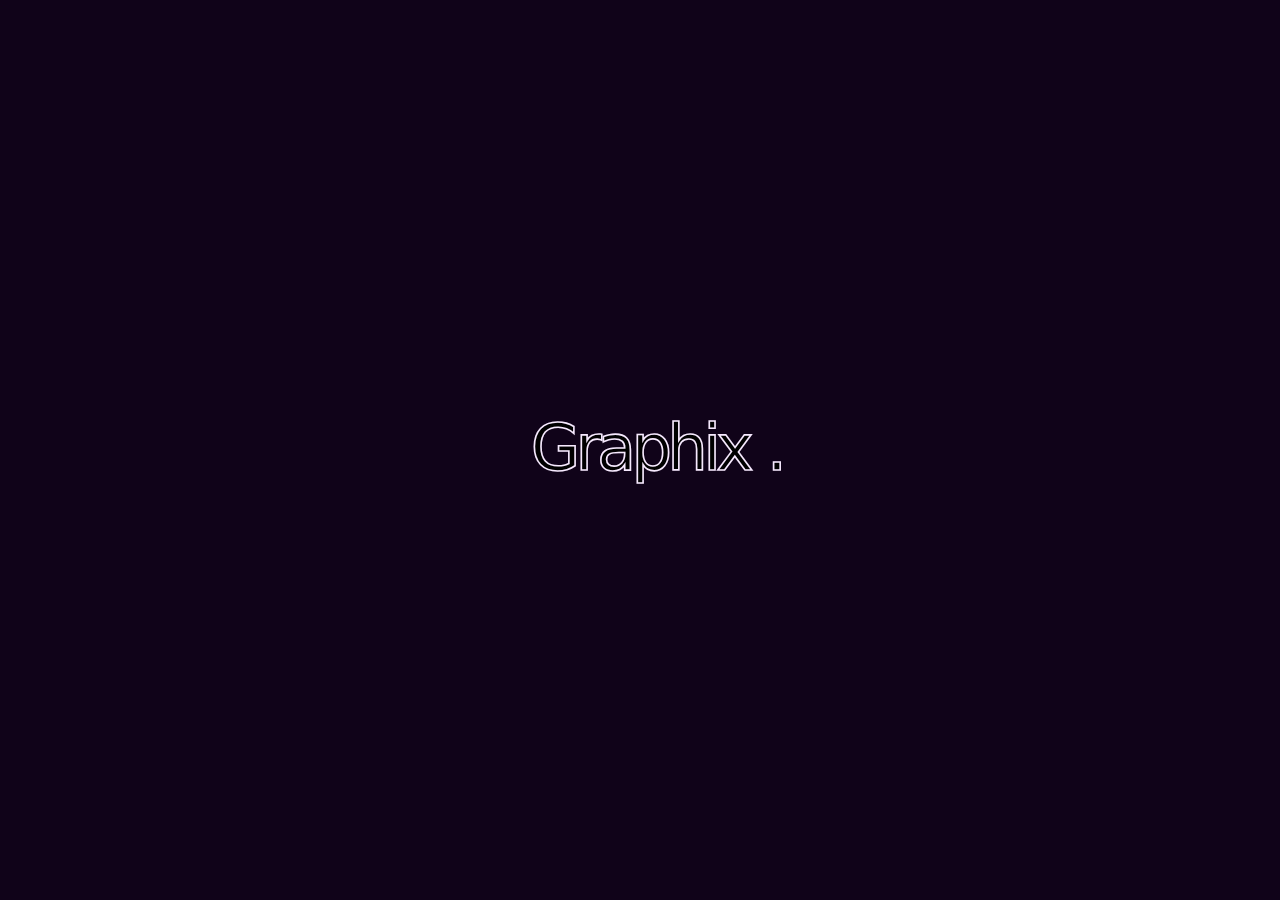
<file: SVG text loader/exercise-9.html>
<!DOCTYPE html>
<html lang="en">
<head>
	<meta charset="UTF-8">
	<meta name="viewport" content="width=device-width, initial-scale=1.0">
	<title>Exercise #9 || SVG text loader</title>

	<!-- Reset -->
	<link rel="stylesheet" href="https://cdn.jsdelivr.net/npm/modern-normalize@2.0.0/modern-normalize.min.css">
	<link rel="stylesheet" href="./style.css">

	<!-- Google Fonts -->
	<link rel="preconnect" href="https://fonts.googleapis.com">
	<link rel="preconnect" href="https://fonts.gstatic.com" crossorigin>
	<link href="https://fonts.googleapis.com/css2?family=Poppins:wght@700&display=swap" rel="stylesheet">

</head>
<body>
	<div class="loader-container">
		<!-- Air -->
		<svg viewBox = "0 0 400 160">
			<text x="50%" y="50%" dy=".32em" text-anchor="middle" class="text-body">
				Graphix
			</text>
			<text x="50%" y="50%" dy=".32em" dx="2.1em"  text-anchor="middle" class="text-body">
				.
			</text>
		</svg>
	</div>
</body>
</html>
</file>
<file: 1. Expanding Cards/style.css>
@import url('https://fonts.googleapis.com/css?family=Muli&display=swap');

* {
    box-sizing: border-box;
}
body{
    font-family: 'Muli', sans-serif;
    display: flex;
    align-items: center;
    justify-content: center;
    height: 100vh;
    overflow:hidden; 
    margin: 0;
}
.container {
    display: flex;
    width: 90vw;
}
.panel {
    background-size: cover;
    background-position: center;
    background-repeat: no-repeat;
    height: 80vh;
    border-radius: 50px;
    color: #fff;
    cursor: pointer;
    flex: 0.5;
    margin:10px;
    position: relative;
    transition: flex 0.7s ease-in;
}

.panel h3 {
    font-size: 24px;
    position: absolute;
    bottom: 20px;
    left: 20px;
    margin: 0;
    opacity: 0;
}

.panel.active {
    flex: 5;
}

.panel.active h3 {
    opacity: 1;
    transition: opacity 0.3s ease-in 0.4s;
}

@media (max-width: 480px) {
    .container {
        width: 100vw;
    }

    .panel:nth-of-type(4),
    .panel:nth-of-type(5) {
        display: none;
    }
}
</file>
<file: 2. Progress Steps/style.css>
@import url('https://fonts.googleapis.com/css2?family=Muli&display=swap');

:root {
    --line-border-fill: #3498db;
    --line-border-empty: #e0e0e0;
}
* {
    box-sizing: border-box;
}

body{
    background-color: #f6f7fb;
    font-family: 'Muli', sans-serif;
    display: flex;
    align-items: center;
    justify-content: center;
    height: 100vh;
    overflow:hidden; 
    margin: 0;
}

.container {
    text-align: center;
}

.progress-container {
    display: flex;
    justify-content: space-between;
    position: relative;
    margin-bottom: 30px;
    max-width: 100%;
    width: 350px;
}

.progress-container::before {
    content: '';
    background-color: var(--line-border-empty);
    position: absolute;
    top: 50%;
    left: 0;
    transform: translateY(-50%);
    height: 4px;
    width: 100%;
    z-index: -1;
    transition: 0.4s ease;
}
.progress {
    background-color: var(--line-border-fill);
    position: absolute;
    top: 50%;
    left: 0;
    transform: translateY(-50%);
    height: 4px;
    width: 0%;
    z-index: -1;
    transition: 0.4s ease;
}

.circle {
    background-color: #fff;
    color: #999;
    border-radius: 50%;
    height: 30px;
    width: 30px;
    display: flex;
    align-items: center;
    justify-content: center;
    border: 3px solid var(--line-border-empty);
    transition: .4s ease;
}

.circle.active {
    border-color: var(--line-border-fill);
}

.btn {
    background-color: var(--line-border-fill);
    color:#fff;
    border: 0;
    border-radius: 6px;
    cursor: pointer;
    font-family: inherit;
    padding: 8px 30px;
    margin: 5px;
    font-size: 14px;
}

.btn:active {
    transform: scale(0.98);
}

.btn:focus {
    outline: 0;
}

.btn:disabled {
    background-color: var(--line-border-empty);
    cursor: not-allowed;
}
</file>
<file: 3. Rotating Navigation/style.css>
@import url('https://fonts.googleapis.com/css2?family=Lato&display=swap');

* {
    box-sizing: border-box;
}
body{
    font-family: 'Lato', sans-serif;
    background-color: #333;
    color: #222;
    overflow-x: hidden; 
    margin: 0;
}

.container {
    background-color: #fafafa;
    transform-origin: top left;
    transition: transform 0.5s linear;
    width: 100vw;
    min-height: 100vh;
    padding: 50px;
}

.container.show-nav {
    transform: rotate(-20deg);
}

.circle-container {
    position: fixed;
    top: -100px;
    left: -100px;
}

.circle {
    background-color: #ff7979;
    height: 200px;
    width: 200px;
    border-radius: 50%;
    position: relative;
    transition: transform 0.5s linear;
}

.container.show-nav .circle {
    transform: rotate(-70deg);
}

.circle button {
    cursor: pointer;
    position: absolute;
    top: 50%;
    left: 50%;
    height: 100px;
    background: transparent;
    border: 0;
    font-size: 26px;
    color: #fff;
}

.circle button:focus {
    outline: none;
}

.circle button#open {
    left: 60%;
}

.circle button#close {
    top: 60%;
    transform: rotate(90deg);
    transform-origin: top left;
}

.container.show-nav + nav li {
    transform: translateX(0);
    transition-delay: 0.3s;
}

nav {
    position: fixed;
    bottom: 40px;
    left: 0;
    z-index: 100;
}

nav ul {
    list-style-type: none;
    padding-left: 30px;
}

nav ul li {
    text-transform: uppercase;
    color:#fff;
    margin: 40px 0;
    transform: translateX(-100%);
    transition: transform 0.4s ease-in;
}

nav ul li i {
    font-size: 20px;
    margin-right: 10px;
}

nav ul li + li {
    margin-left: 15px;
    transform: translateX(-150%)
}
nav ul li + li + li {
    margin-left: 30px;
    transform: translateX(-200%)
}
.content img {
    max-width: 100%;
}

.content {
    max-width: 1000px;
    margin: 50px auto;
}

.content h1 {
    margin: 0;
}

.content small {
    color: #555;
    font-style: italic;
}

.content p {
    color:#333;
    line-height: 1.5;
}
</file>
<file: 4. Hidden Search Widget/style.css>
@import url('https://fonts.googleapis.com/css2?family=Roboto:wght@400;700&display=swap');

* {
    box-sizing: border-box;
}
body{
    background-image: linear-gradient(90deg, #7d5fff,#7158e2);
    font-family: 'Roboto', sans-serif;
    display: flex;
    align-items: center;
    justify-content: center;
    height: 100vh;
    overflow:hidden;
    margin: 0;
}

.search {
    position: relative;
    height: 50px;
}

.search .input {
    background-color: #fff;
    border: 0;
    font-size: 18px;
    padding: 15px;
    height: 50px;
    width: 50px;
    transition: width 0.3s ease;
}

.btn {
    background-color: #fff;
    border: 0;
    cursor:pointer;
    font-size: 24px;
    position: absolute;
    top:0;
    left: 0;
    height: 50px;
    width: 50px;
    transition: transform 0.3s ease;
}

.btn:focus,
.input:focus {
    outline: none;
}

.search.active .input {
    width: 200px;
}

.search.active .btn {
    transform: translateX(198px);
}
</file>
<file: 5. Blurry Loading/style.css>
@import url('http://fonts.googleapis.com/css?family=Ubuntu');

*{
    box-sizing: border-box;
}

body{
    font-family: 'Ubuntu', sans-serif;
    display: flex;
    align-items: center;
    justify-content: center;
    height: 100vh;
    overflow: hidden;
    margin:0;
}

.bg {
    background: url(./360_F_535473874_OWCa2ohzXXNZgqnlzF9QETsnbrSO9pFS.jpg) no-repeat center center/cover;
    position: absolute;
    top: -30px;
    left: -30px;
    width: calc(100vw + 60px);
    height: calc(100vh + 60px);
    z-index: -1;
    filter: blur(0px);
}

.loading-text {
    font-size: 50px;
    color: #fff;
}
</file>
<file: 6. Scroll Animation/style.css>
@import url('http://fonts.googleapis.com/css2?family=Roboto:wght@400;700&display=swap');

*{
    box-sizing: border-box;
}

body{
    background-color: #efedd6;
    font-family: 'Roboto', sans-serif;
    display: flex;
    flex-direction: column;
    align-items: center;
    justify-content: center;
    margin:0;
    overflow-x: hidden;
}

h1 {
    margin: 10px;
}

.box {
    background-color: steelblue;
    color:#fff;
    display: flex;
    align-items: center;
    justify-content: center;
    width: 400px;
    height: 200px;
    margin: 10px;
    border-radius: 10px;
    box-shadow: 2px 4px 5px rgba(0, 0, 0, 0.3);
    transform: translateX(200%);
    transition: transform 0.4s ease;
}

.box:nth-of-type(even) {
    transform: translateX(-200%);
}

.box.show {
    transform: translateX(0);
}

.box h2 {
    font-size: 45px;
}
</file>
<file: 8. Form Wave Animation/style.css>
@import url('http://fonts.googleapis.com/css?family=Muli&display=swap');

*{
    box-sizing: border-box;
}

body{
    background-color: steelblue;
    color: white;
    font-family: 'Muli', sans-serif;
    display: flex;
    flex-direction: column;
    align-items: center;
    justify-content: center;
    height: 100vh;
    margin:0;
    overflow: hidden;
}

.container {
    background-color: rgba(0,0,0,0.4);
    padding: 20px 40px;
    border-radius: 5px;
}

.container h1  {
    text-align: center;
    margin-bottom: 30px;
}

.container a {
    text-decoration: none;
    color: lightblue;
}

.btn {
    cursor: pointer;
    display: inline-block;
    width: 100%;
    background: lightblue;
    padding: 15px;
    font-family: inherit;
    font-size: 16px;
    border: 0;
    border-radius: 5px;
}

.btn:focus {
    outline: 0;
}

.btn:active {
    transform: scale(0.98);
}

.text {
    margin-top: 30px;
}

.form-control {
    position: relative;
    margin: 20px 0  40px;
    width: 300px;
}

.form-control input {
    background-color: transparent;
    border: 0;
    border-bottom: 2px #fff solid;
    display: block;
    width: 100%;
    padding: 15px 0;
    font-size: 18px;
    color:#fff
}

.form-control input:focus,
.form-control input:valid {
    outline: 0;
    border-bottom-color:lightblue;
}

.form-control label {
    position: absolute;
    top: 15px;
    left: 0;
}

.form-control label span {
    display: inline-block;
    font-size: 18px;
    min-width: 5px;
    transition: 0.3s cubic-bezier(0.68, -0.55, 0.265, 1.55);
}

.form-control input:focus + label span,
.form-control input:valid + label span {
    color: lightblue;
    transform: translateY(-30px);
}
</file>
<file: Animated menu icon/style.css>
:root {
    --color-text: #151618;
    --color-accent: #E76A10;
    --color-bg: white;
}

html {
    font-size: 16px;
    font-family: 'Lato', sans-serif;
    line-height: 1.5;
}

body {
    color: var(--color-text);
    background-color: var(--color-bg);
}

h1 {
    font-family: 'Playfair Display', serif;
    font-size: 4rem;
    line-height: 1.2;
}

p {
    font-size: 1.125rem;
    line-height: 1.4;
}

a {
    text-decoration: none;
    color: var(--color-text);
    font-size: .875rem;
    transition: color .5s ease-in-out;
}

img {
    display: block;
}

a:hover {
    color: var(--color-accent);
}

header {
    margin: 3rem 4rem 10rem;
    display: flex;
    align-items: center;
    justify-content: center;
    text-align: center;
    z-index: 100;
    position: relative;
}

.header-side-content {
    flex: 1;
    display: flex;
    justify-content: flex-start;
}

.header-side-content:last-child {
    justify-content: flex-end;
}

.button {
    appearance: none;
    background-color: transparent;
    border: none;
    cursor: pointer;
}

.button.primary {
    background-color: var(--color-accent);
    color: white;
    font-size: 1.125rem;
    padding: 1rem 2rem;
    border-radius: .25rem;
    transition: background-color .2s ease-in-out;
}

.button.primary:hover {
    background-color: var(--color-text);
}

#menu-button svg {
    fill: var(--color-text);
    transition: .5s ease-in-out;
}

ul.unstyled {
    list-style: none;
    margin: 0;
    padding: 0;
}

#nav-social ul {
    display: flex;
    gap: 1.5rem;
    align-items: center;
}

#nav-social li {
    position: relative;
    display: flex;
    align-items: center;
}

#nav-social li:not(:last-child)::after {
    content: '';
    display: inline-block;
    height: 1px;
    width: .5rem;
    background-color: var(--color-text);
    margin-left: 1.5rem;
    transition: background-color .5s ease-in-out;
}

.container {
    margin: 0 4rem;
}

#hero {
    display: flex;
    justify-content: center;
    align-items: center;
    gap: 10rem;
}

#hero-content {
    margin-left: 4rem;
}

#hero h1,
#hero p {
    max-width: 32vw;
    margin: 0 0 3rem;
}

#menu-container {
    position: absolute;
    inset: 0;
    background-color: var(--color-text);
    text-align: center;
    display: grid;
    place-content: center;
    z-index: 99;
    height: 0;
    transition: height .5s cubic-bezier(.14,.65,.15,1);
}

#menu-container a {
    display: inline-block;
    font-size: 2.25rem;
    line-height: 1.4;
    margin-bottom: 2rem;
    transition: color .5s ease-in-out;
    color: var(--color-bg);
}

#menu-container a:hover {
    color: var(--color-accent);
}

#menu-container li {
    opacity: 0;
    transition: opacity .2s ease-in-out;
}

:root[menu-open] #menu-container {
    height: 100%;
}

:root[menu-open] #menu-container li {
    opacity: 1;
}

:root[menu-open] #nav-social a {
    color: var(--color-bg);
}

:root[menu-open] #nav-social li::after  {
    background-color: var(--color-bg);
}

/* Air */
#menu-button {
    display: flex;
    flex-direction: column;
    gap: 3.5px;
    width: 2.5rem;
    height: 2.5rem;
    align-items: center;
    justify-content: center;
}

#menu-button span {
    width: 25px;
    height: 2.5px;
    background-color: var(--color-text);
    border-radius: 2px;
    transition: transform .3s ease-in-out, opacity .3s ease-in-out, background-color .5s ease-in-out;
}

:root[menu-open] #menu-button span:nth-child(1) {
    transform: translate3d(0, 6px, 0) rotate(45deg);
}
:root[menu-open] #menu-button span:nth-child(2) {
    transform: scaleX(0);
    opacity: 0;
}
:root[menu-open] #menu-button span:nth-child(3) {
    transform: translate3d(0, -6px, 0) rotate(-45deg);
}

:root[menu-open] #menu-button span {
    background-color: var(--color-bg);
}
</file>
<file: Image  Gallery/style.css>
:root {
    --def-transition-duration: .3s;
}

html {
    font-size: 16px;
    font-family: 'Open Sans', sans-serif;
    line-height: 1.5;
}

body {
    background-color: #F1EFEC;
    padding: 5rem 7.5rem;
    color: #151618;
}

h2,
h3,
.price {
    font-family: 'Playfair Display', serif;
    margin: 0;
}

h2 {
    color: #151618;
    font-size: 3.0625rem;
    font-weight: 700;
    line-height: 120%; /* 3.675rem */
    margin: 2rem 0;
}

h3 {
    font-size: 2.1875rem;
    font-weight: 400;
    line-height: 120%; /* 2.625rem */
}

.price {
    font-variant-numeric: lining-nums proportional-nums;
    line-height: 120%; /* 1.875rem */
    font-size: 1.5625rem;
}

header p {
    font-size: 1.125rem;
}

p.small {
    color: #E54949;
    font-size: 0.8125rem;
    font-weight: 700;
    text-transform: uppercase;
}

figure,
figure p.small {
    color: #fff;
}

figure h3 + p {
    font-size: 0.8125rem;
}

figure footer p.small {
    font-weight: 400;
    margin-bottom: 0;
}

img {
    width: 100%;
    height: 100%;
    display: block;
    object-fit: cover;
}

header {
    margin-bottom: 7.5rem;
    max-width: 75%;
}

.gallery {
    display: grid;
    list-style-type: none;
    padding: 0;
    margin: 0;
    grid-gap: 2rem;
    grid-template-columns: repeat(auto-fit, minmax(20rem, 1fr));
    grid-auto-rows: 40rem;
    grid-auto-flow: dense;
}

figure {
    margin: 0;
    width: 100%;
    height: 100%;
    position: relative;
}

figcaption {
    position: absolute;
    inset: 0;
    pointer-events: none;
    padding: 4rem 2.5rem;
    display: flex;
    flex-direction: column;
    justify-content: flex-end;
    gap: 2rem;
}

figcaption main {
    display: flex;
    flex-direction: column;
    justify-content: flex-end;
    gap: 2rem;
}

figure p {
    margin: 0;
}

figure footer {
    display: flex;
    justify-content: space-between;
    align-items: center;
}

figure footer img {
    width: auto;
}

figure main,
figure footer {
    opacity: 0;
}

figure:hover figcaption {
    background: linear-gradient(180deg, rgba(21, 22, 24, 0.24) 0%, #151618 100%);
}

figure:hover main,
figure:hover footer {
    opacity: 1;
}

/* Not Supported */
/*figure figcaption {
    transition-property: background-image;
    transition-duration: var(--def-transition-duration);
    transition-timing-function: ease-in-out;
}*/

figcaption {
    z-index: 1;
}

figcaption::before {
    content: '';
    position: absolute;
    inset: 0;
    background: linear-gradient(180deg, rgba(21, 22, 24, 0.24) 0%, #151618 100%);
    z-index: -1;
    opacity: 0;
    transition-property: opacity;
}

figure:hover figcaption::before {
    opacity: 1;
}

figure a img {
    transform: scale(1.2);
    transition-property: transform;
}

figure {
    overflow: hidden;
}

figure:hover a img {
    transform: scale(1);
}

figcaption::before,
figure img {
    transition-duration: var(--def-transition-duration);
    transition-timing-function: ease-in-out;
}

figure main {
    transform: translate3d(0, -6rem, 0);
    transition-property: opacity, transform;
}
figure footer {
    transform: translate3d(0, 6rem, 0);
    transition-property: opacity, transform;
}

figure:hover main,
figure:hover footer{
    transform: translate3d(0,0,0);
}

figure footer img {
    transform: translate3d(-3rem,0,0) rotate(360deg);
    transition-delay: var(--def-transition-duration);
    opacity: 0;
}

figure:hover footer img {
    transform: translate3d(0,0,0) rotate(0);
    opacity: 1;
}

figcaption::before,
figure img,
figure main,
figure footer {
    transition-duration: var(--def-transition-duration);
    transition-timing-function: ease-in-out;
}
</file>
<file: Mouse Follow Effect/style.css>
:root {
    --gray-100: #262626;
    --accent: #D11F3E;
}

html {
    font-size: 16px;
    font-family: 'Rubik', sans-serif;
    line-height: 1.2;
}

body {
    color: var(--gray-100);
}

p,
a {
    letter-spacing: -0.32px;
}

h1 {
    font-size: 5.625rem;
    text-align: center;
    font-weight: 400;
    letter-spacing: -3.6px;
}

.button {
    display: inline-flex;
    justify-content: center;
    align-items: center;
    gap: .5rem;
    color: var(--gray-100);
    text-decoration: none;
    font-weight: 700;
    transition: .2s ease-in-out;
}

.button:hover {
    gap: 1rem;
    color: var(--gray-100);
}

.button:hover svg {
    fill: var(--gray-100);
}

.button svg {
    fill: var(--gray-100);
    transition: fill .2s ease-in-out;
}

#hero {
    display: flex;
    flex-direction: column;
    height: 100dvh;
    align-items: center;
    justify-content: space-between;
    padding: 4rem;
}

header {
    display: flex;
    justify-content: center;
    align-items: center;
    width: 100%;
}

.header-side-content {
    flex: 1;
    display: flex;
    justify-content: flex-start;
}

.header-side-content:last-child {
    justify-content: flex-end;
}

nav ul {
    list-style-type: none;
    padding: 0;
    margin: 0;
    display: flex;
    justify-content: center;
    align-items: center;
    gap: 2rem;
}

nav a {
    text-decoration: none;
    color: var(--gray-100);
    transition: transform .2s ease-in-out;
    display: inline-block;
}

nav a:hover {
    transform: translate3d(.5rem, 0, 0);
}

h1 span {
    background-color: var(--accent);
    color: white;
    border-radius: 1rem;
    padding: .5rem 1rem;
}

#debugger {
   
    position: absolute;
    left: 0;
    bottom: 0;
    background-color: var(--gray-100);
    color: white;
    padding: 2rem;
    width: 20rem;
}

/* Air */
.magneto {
    width: 10rem;
    height: 10rem;
    border-radius: 50%;
    border: none;
    background-color: var(--gray-100);
    color: white;
    cursor: pointer;
    display: flex;
    justify-content: center;
    align-items: center;
}
</file>
<file: Site Preloader/style.css>
:root {
    --def-transition-duration: .3s;
}

html {
    font-size: 16px;
    font-family: 'Open Sans', sans-serif;
    line-height: 1.5;
}

body {
    background-color: #F1EFEC;
    padding: 5rem 7.5rem;
    color: #151618;
}

h2,
h3,
.price {
    font-family: 'Playfair Display', serif;
    margin: 0;
}

h2 {
    color: #151618;
    font-size: 3.0625rem;
    font-weight: 700;
    line-height: 120%; /* 3.675rem */
    margin: 2rem 0;
}

h3 {
    font-size: 2.1875rem;
    font-weight: 400;
    line-height: 120%; /* 2.625rem */
}

.price {
    font-variant-numeric: lining-nums proportional-nums;
    line-height: 120%; /* 1.875rem */
    font-size: 1.5625rem;
}

header p {
    font-size: 1.125rem;
}

p.small {
    color: #E54949;
    font-size: 0.8125rem;
    font-weight: 700;
    text-transform: uppercase;
}

figure,
figure p.small {
    color: #fff;
}

figure h3 + p {
    font-size: 0.8125rem;
}

figure footer p.small {
    font-weight: 400;
    margin-bottom: 0;
}

img {
    width: 100%;
    height: 100%;
    display: block;
    object-fit: cover;
}

header {
    margin-bottom: 7.5rem;
    max-width: 75%;
}

.gallery {
    display: grid;
    list-style-type: none;
    padding: 0;
    margin: 0;
    grid-gap: 2rem;
    grid-template-columns: repeat(auto-fit, minmax(20rem, 1fr));
    grid-auto-rows: 40rem;
    grid-auto-flow: dense;
}

figure {
    margin: 0;
    width: 100%;
    height: 100%;
    position: relative;
}

figcaption {
    position: absolute;
    inset: 0;
    pointer-events: none;
    padding: 4rem 2.5rem;
    display: flex;
    flex-direction: column;
    justify-content: flex-end;
    gap: 2rem;
}

figcaption main {
    display: flex;
    flex-direction: column;
    justify-content: flex-end;
    gap: 2rem;
}

figure p {
    margin: 0;
}

figure footer {
    display: flex;
    justify-content: space-between;
    align-items: center;
}

figure footer img {
    width: auto;
}

figure main,
figure footer {
    opacity: 0;
}

figure:hover main,
figure:hover footer {
    opacity: 1;
}

figcaption {
    z-index: 1;
}

figcaption::before {
    content: '';
    position: absolute;
    inset: 0;
    background: linear-gradient(180deg, rgba(21, 22, 24, 0.24) 0%, #151618 100%);
    z-index: -1;
    opacity: 0;
    transition-property: opacity;
}

figure:hover figcaption::before {
    opacity: 1;
}

figure a img {
    transform: scale(1.2);
    transition-property: transform;
}

figure:hover a img {
    transform: scale(1);
}

figure {
    overflow: hidden;
}

figure main {
    transform: translate3d(0, -6rem, 0);
    transition-property: opacity, transform;
}

figure footer {
    transform: translate3d(0, 6rem, 0);
    transition-property: opacity, transform;
}

figure footer img {
    transform: translate3d(-3rem, 0, 0) rotate(360deg);
    transition-delay: var(--def-transition-duration);
    opacity: 0;
}

figure:hover main,
figure:hover footer {
    transform: translate3d(0, 0, 0);
}

figure:hover footer img {
    transform: translate3d(0, 0, 0) rotate(0);
    opacity: 1;
}

figcaption::before,
figure img,
figure main,
figure footer {
    transition-duration: var(--def-transition-duration);
    transition-timing-function: ease-in-out;
}

/* Air */
.loader-container {
    position: fixed;
    inset: 0;
    z-index: 999;
    background-color: #0c0603;
    display: grid;
    place-content: center;
    transition: opacity .4s ease-in-out, visibility .4s ease-in-out;
}

.loader {
    width: 4rem;
    height: 4rem;
    border: .4rem solid #f27541;
    border-left-color: transparent;
    border-right-color: transparent;
    border-radius: 50%;
    animation: .8s ease infinite alternate spinner;
}

@keyframes spinner {
    from {
        transition: rotate(0deg) scale(1);
    }
    to {
        transform: rotate(1turn) scale(1.2);
    }
    
}

.loader-container.hidden {
    opacity: 0;
    visibility: hidden;
}

#page-content {
    opacity: 0;
    transform: translate3d(0, -1rem, 0);
    transition: opacity .6s ease-in-out, transform .6s ease-in-out;
}

#page-content.visible {
    opacity: 1;
    transform: translate3d(0,0,0);
}
</file>
<file: SVG text loader/style.css>
/* Inspired by: https://codepen.io/webstoryboy/pen/rrLdQX */
    :root {
        --loader-text-color: #f6e9fe;
        --loader-dot-color: #A51FF6;
        --loader-bg: #100319;
    }

    html {
        font-size: 16px;
        font-family: 'Poppins', sans-serif;
        line-height: 1.5;
    }

    .loader-container {
        position: fixed;
        inset: 0;
        z-index: 999;
        background-color: var(--loader-bg);
        display: grid;
        place-content: center;
        transition: opacity .4s ease-in-out, visibility .4s ease-in-out;
    }

    /* Air */
    svg {
        width: 20rem;
        font-weight: 700px;
    }
    svg text {
        font-size: 5rem;
        stroke-width: 2;
        letter-spacing: -6px;
    }
    svg text.text-body{
        stroke: var(--loader-text-color);
        animation: 4s infinite alternate animate-stroke
    }

    svg text.dot {
        fill: var(--loader-dot-color);
        stroke: var(--loader-dot-color);
        animation: 4s infinite alternate animate-dot;
    }
    @keyframes animate-stroke {
        0% {
            fill: transparent;
            stroke: var(--loader-text-color);
            stroke-width: 3;
            stroke-dashoffset: 25%;
            stroke-dasharray: 0 32%;
        }
        50% {
            fill: transparent;
            stroke: var(--loader-text-color);
            stroke-width: 3;
        }
        80%,
        100% {
            fill: var(--loader-text-color);
            stroke: transparent;
            stroke-width: 0;
            stroke-dashoffset: -25%;
            stroke-dasharray: 32% 0;
        }
    }

    @keyframes animate-dot {
        0%,
        60% {
            opacity: 0;
        }
        100% {
            opacity: 1;
        }
    }
</file>
